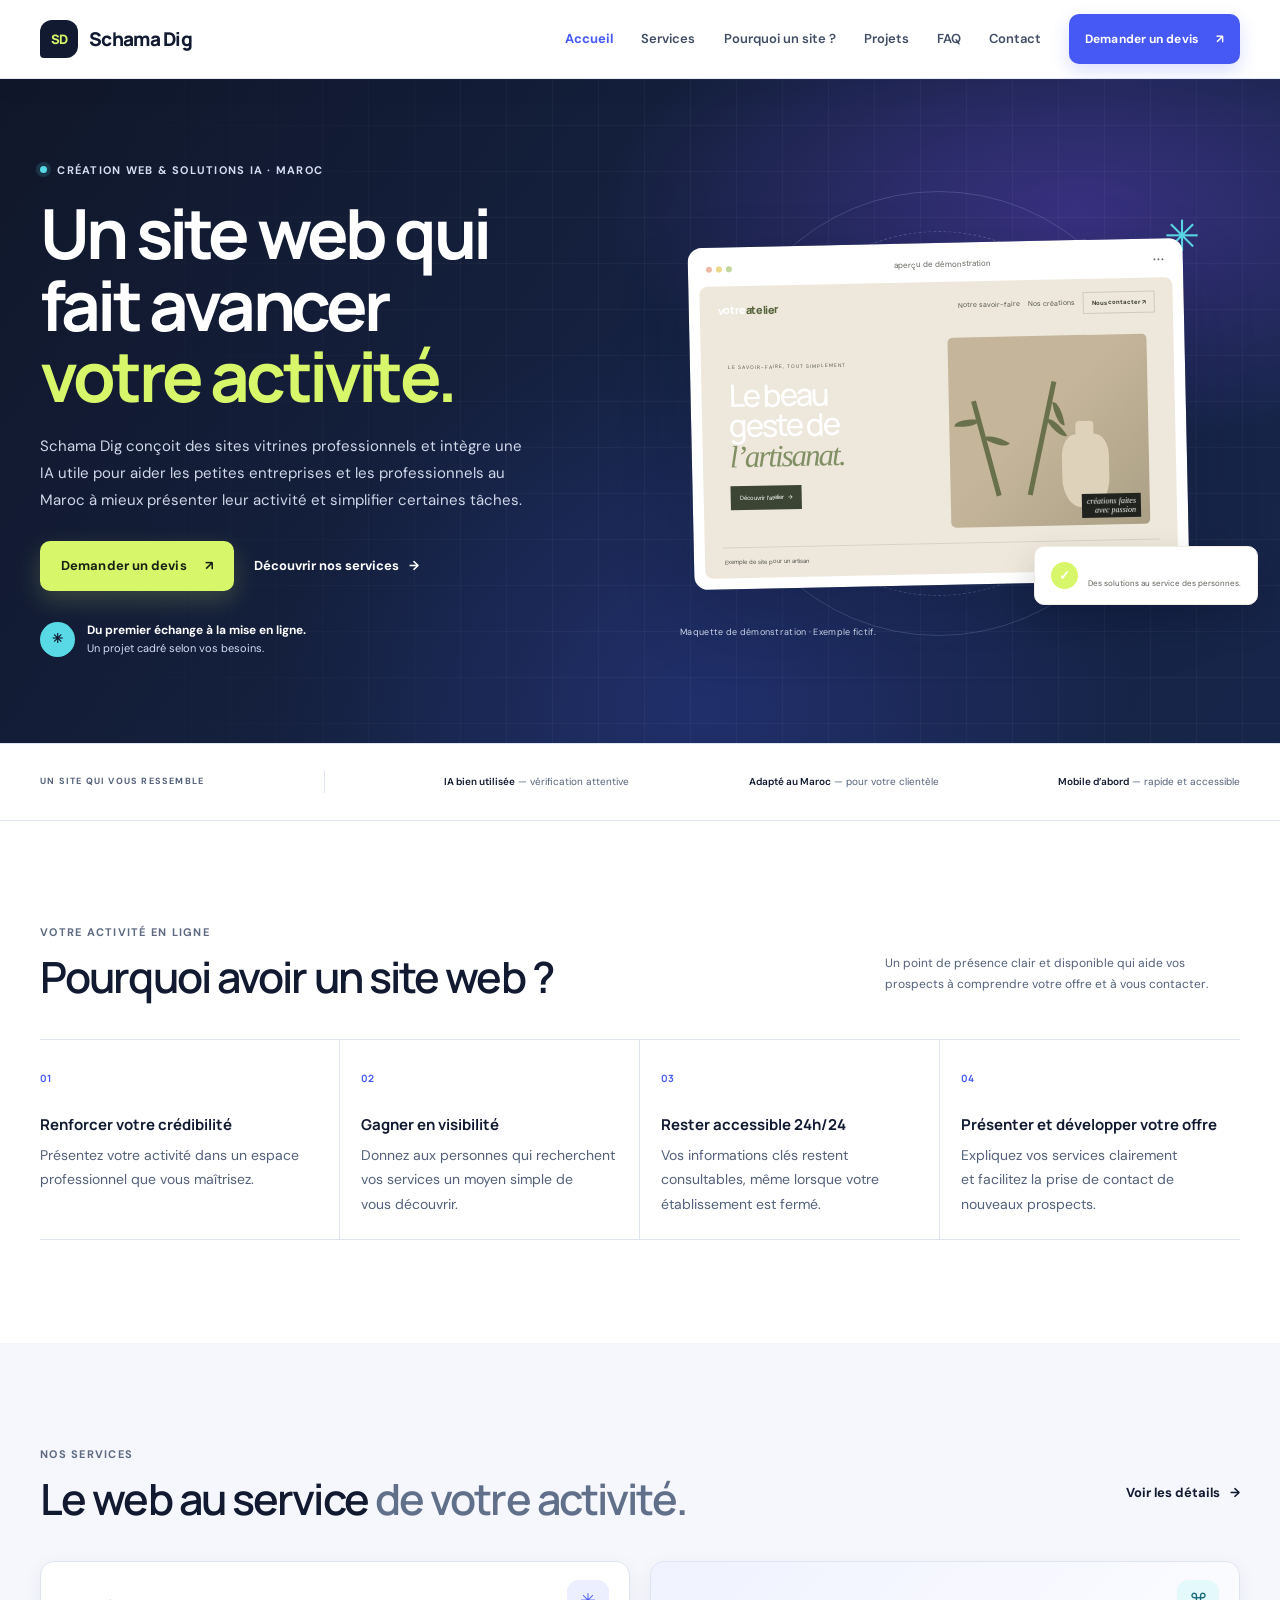
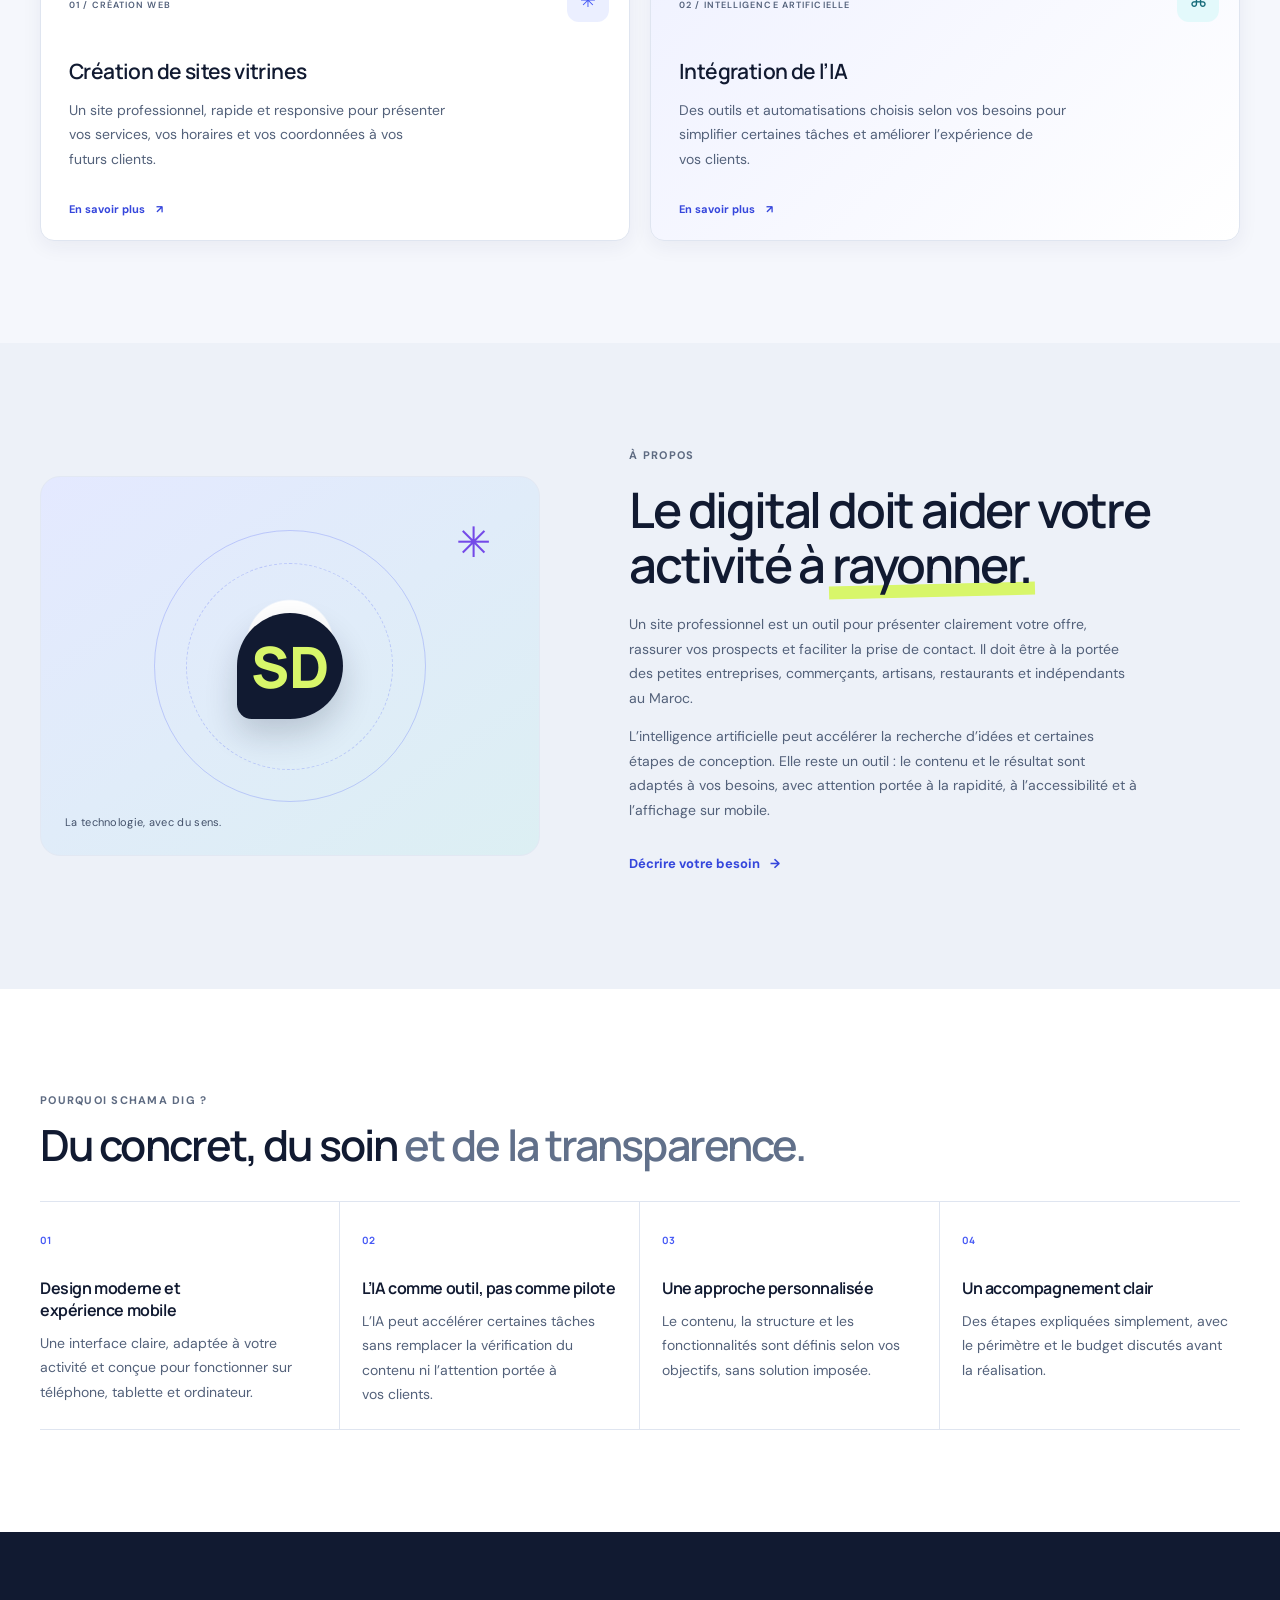
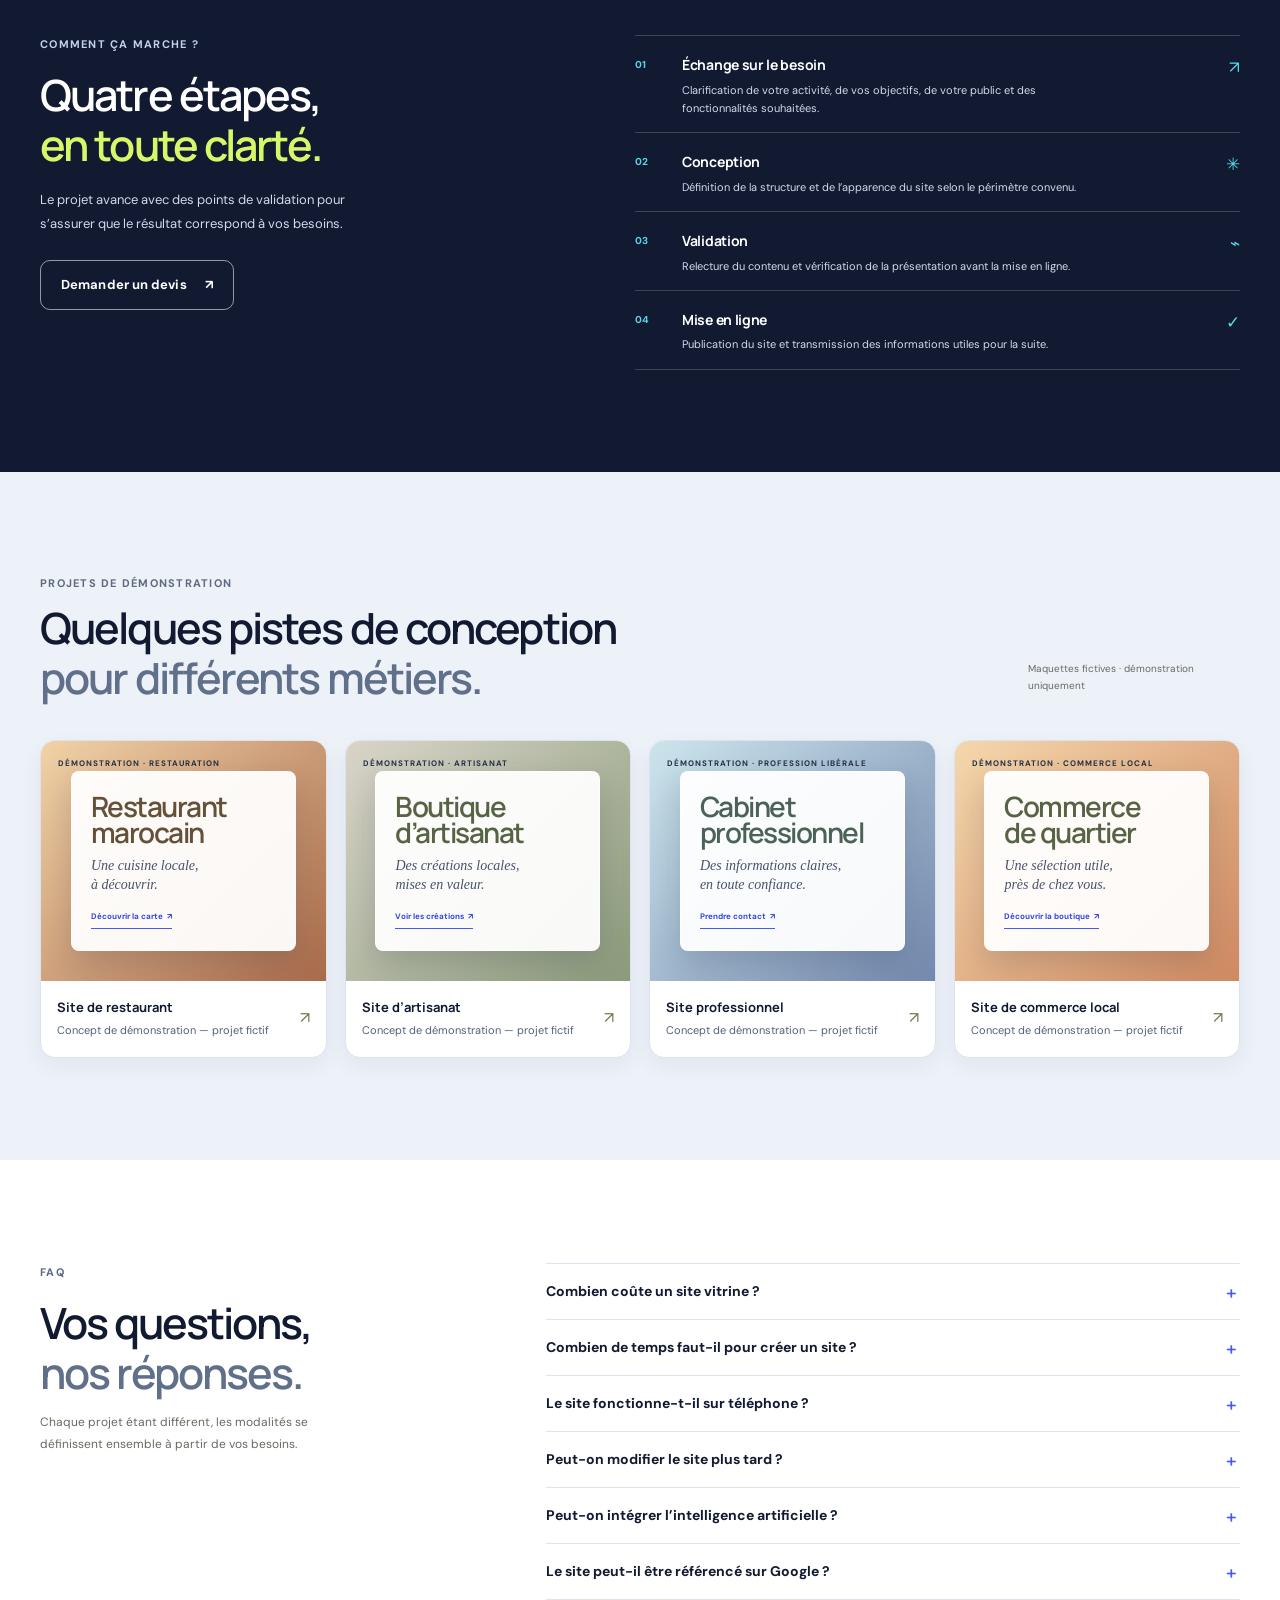
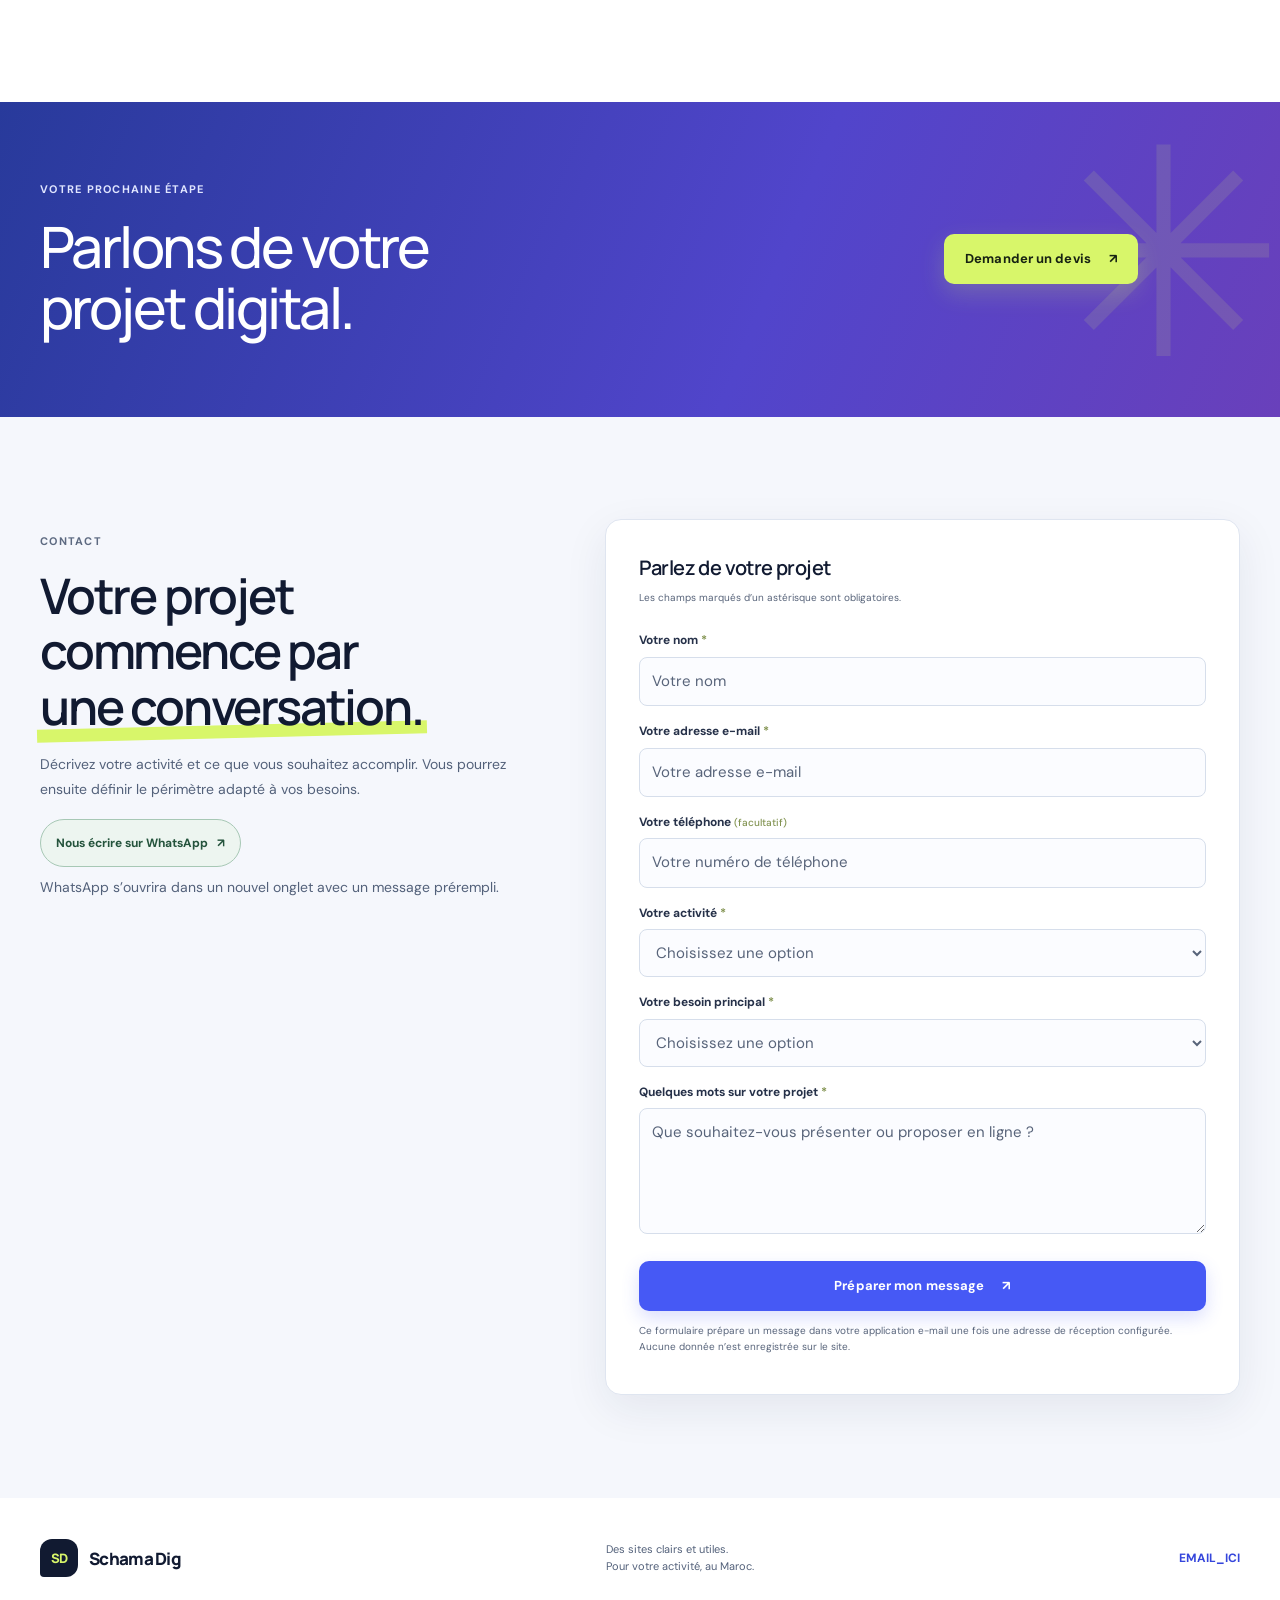
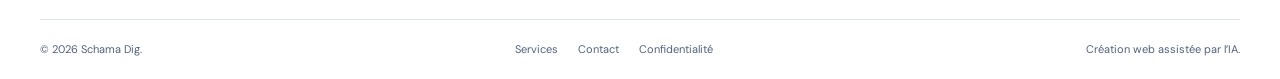
<file: index.html>
<!doctype html>
<html lang="fr">
  <head>
    <meta charset="utf-8">
    <meta name="viewport" content="width=device-width, initial-scale=1">
    <meta name="description" content="Sites vitrines professionnels au Maroc et intégration utile de l’IA pour aider les petites entreprises à présenter leur activité et simplifier certaines tâches.">
    <meta name="theme-color" content="#10172a">
    <meta name="robots" content="index, follow">
    <meta property="og:type" content="website">
    <meta property="og:locale" content="fr_MA">
    <meta property="og:title" content="Schama Dig — Création de sites web au Maroc avec l’IA">
    <meta property="og:description" content="Des sites vitrines professionnels et une intégration utile de l’IA pour les petites entreprises au Maroc.">
    <title>Création de sites web au Maroc avec l’IA | Schama Dig</title>
    <link rel="icon" href="favicon.svg" type="image/svg+xml">
    <meta name="color-scheme" content="light">
    <link rel="preconnect" href="https://fonts.googleapis.com">
    <link rel="preconnect" href="https://fonts.gstatic.com" crossorigin>
    <link href="https://fonts.googleapis.com/css2?family=DM+Sans:wght@400;500;600;700&family=Manrope:wght@400;500;600;700;800&display=swap" rel="stylesheet">
    <link rel="stylesheet" href="styles.css">
    <script src="script.js" defer></script>
  </head>
  <body>
    <a class="skip-link" href="#contenu">Aller au contenu</a>
    <header class="site-header">
      <div class="container nav-wrap">
        <a class="brand" href="index.html" aria-label="Schama Dig, accueil">
          <span class="brand-mark" aria-hidden="true">SD</span><span class="brand-label">Schama Dig</span>
        </a>
        <button class="menu-toggle" type="button" aria-expanded="false" aria-controls="main-nav" aria-label="Ouvrir le menu">
          <span></span><span></span>
        </button>
        <nav class="main-nav" id="main-nav" aria-label="Navigation principale">
          <a class="nav-link active" href="#accueil" aria-current="page">Accueil</a>
          <a class="nav-link" href="#services">Services</a>
          <a class="nav-link" href="#pourquoi-un-site">Pourquoi un site ?</a>
          <a class="nav-link" href="#realisations">Projets</a>
          <a class="nav-link" href="#faq">FAQ</a>
          <a class="nav-link" href="#contact">Contact</a>
          <a class="button button-dark nav-cta" href="#contact">Demander un devis <span aria-hidden="true">↗</span></a>
        </nav>
      </div>
    </header>

    <main id="contenu">
      <section class="hero section" id="accueil">
        <div class="container hero-grid">
          <div class="hero-copy">
            <p class="eyebrow"><span class="eyebrow-dot"></span> Création web & solutions IA · Maroc</p>
            <h1>Un site web qui fait avancer <span class="text-highlight">votre activité.</span></h1>
            <p class="hero-intro">Schama Dig conçoit des sites vitrines professionnels et intègre une IA utile pour aider les petites entreprises et les professionnels au Maroc à mieux présenter leur activité et simplifier certaines tâches.</p>
            <div class="hero-actions">
              <a class="button button-lime" href="#contact">Demander un devis <span aria-hidden="true">↗</span></a>
              <a class="text-link" href="#services">Découvrir nos services <span aria-hidden="true">→</span></a>
            </div>
            <div class="hero-social-proof">
              <span class="note-check" aria-hidden="true">✳</span>
              <p><strong>Du premier échange à la mise en ligne.</strong><br>Un projet cadré selon vos besoins.</p>
            </div>
          </div>
          <div class="hero-art" role="img" aria-label="Illustration de démonstration d’un site pour un artisan">
            <div class="art-orbit orbit-one"></div>
            <div class="art-orbit orbit-two"></div>
            <div class="art-star" aria-hidden="true">✳</div>
            <div class="browser-card">
              <div class="browser-top"><div class="browser-dots"><i></i><i></i><i></i></div><span>aperçu de démonstration</span><span class="browser-menu">•••</span></div>
              <div class="mock-site">
                <div class="mock-nav"><span class="mock-logo">votre<span>atelier</span></span><span class="mock-nav-items">Notre savoir-faire&nbsp;&nbsp;&nbsp; Nos créations&nbsp;&nbsp;&nbsp; <b>Nous contacter ↗</b></span></div>
                <div class="mock-main">
                  <div class="mock-text"><span class="mock-kicker">LE SAVOIR-FAIRE, TOUT SIMPLEMENT</span><span class="mock-heading">Le beau<br>geste de<br><em>l’artisanat.</em></span><span class="mock-button">Découvrir l’atelier&nbsp; →</span></div>
                  <div class="mock-photo"><div class="plant plant-one"></div><div class="plant plant-two"></div><div class="vase"></div><span>créations faites<br>avec passion</span></div>
                </div>
                <div class="mock-bottom"><span>Exemple de site pour un artisan</span><span>01 / 03</span></div>
              </div>
            </div>
            <div class="floating-note"><span class="note-check">✓</span><span><strong>Web utile. IA bien pensée.</strong><small>Des solutions au service des personnes.</small></span></div>
            <div class="hero-caption">Maquette de démonstration · Exemple fictif.</div>
          </div>
        </div>
      </section>

      <section class="trust-strip" aria-label="Engagements">
        <div class="container trust-inner">
          <span>UN SITE QUI VOUS RESSEMBLE</span><span class="trust-divider"></span>
          <p><b>IA bien utilisée</b> — vérification attentive</p><p><b>Adapté au Maroc</b> — pour votre clientèle</p><p><b>Mobile d’abord</b> — rapide et accessible</p>
        </div>
      </section>

      <section class="section why-website-section" id="pourquoi-un-site">
        <div class="container">
          <div class="section-heading">
            <div><p class="eyebrow">Votre activité en ligne</p><h2>Pourquoi avoir un site web ?</h2></div>
            <p class="why-website-intro">Un point de présence clair et disponible qui aide vos prospects à comprendre votre offre et à vous contacter.</p>
          </div>
          <div class="website-benefits">
            <article><span aria-hidden="true">01</span><h3>Renforcer votre crédibilité</h3><p>Présentez votre activité dans un espace professionnel que vous maîtrisez.</p></article>
            <article><span aria-hidden="true">02</span><h3>Gagner en visibilité</h3><p>Donnez aux personnes qui recherchent vos services un moyen simple de vous découvrir.</p></article>
            <article><span aria-hidden="true">03</span><h3>Rester accessible 24h/24</h3><p>Vos informations clés restent consultables, même lorsque votre établissement est fermé.</p></article>
            <article><span aria-hidden="true">04</span><h3>Présenter et développer votre offre</h3><p>Expliquez vos services clairement et facilitez la prise de contact de nouveaux prospects.</p></article>
          </div>
        </div>
      </section>

      <section class="section services-preview" id="services">
        <div class="container">
          <div class="section-heading">
            <div><p class="eyebrow">Nos services</p><h2>Le web au service <span class="text-muted">de votre activité.</span></h2></div>
            <a class="text-link heading-link" href="services.html">Voir les détails <span aria-hidden="true">→</span></a>
          </div>
          <div class="service-cards">
            <article class="service-card">
              <span class="card-number">01 / CRÉATION WEB</span><div class="service-icon icon-sun" aria-hidden="true">✳</div>
              <h3>Création de sites vitrines</h3><p>Un site professionnel, rapide et responsive pour présenter vos services, vos horaires et vos coordonnées à vos futurs clients.</p>
              <a class="card-link" href="services.html#vitrine" aria-label="En savoir plus sur la création de site vitrine">En savoir plus <span aria-hidden="true">↗</span></a>
            </article>
            <article class="service-card card-featured">
              <span class="card-number">02 / INTELLIGENCE ARTIFICIELLE</span><div class="service-icon icon-spark" aria-hidden="true">⌘</div>
              <h3>Intégration de l’IA</h3><p>Des outils et automatisations choisis selon vos besoins pour simplifier certaines tâches et améliorer l’expérience de vos clients.</p>
              <a class="card-link" href="services.html#ia" aria-label="En savoir plus sur l'intégration de l'intelligence artificielle">En savoir plus <span aria-hidden="true">↗</span></a>
            </article>
          </div>
        </div>
      </section>

      <section class="section about-section" id="a-propos">
        <div class="container about-grid">
          <div class="about-visual" aria-hidden="true">
            <span class="about-visual-spark">✳</span>
            <span class="about-visual-mark">SD</span>
            <span class="about-visual-caption">La technologie, avec du sens.</span>
          </div>
          <div class="about-copy">
            <p class="eyebrow">À propos</p>
            <h2>Le digital doit aider votre activité à <span class="text-highlight">rayonner.</span></h2>
            <p>Un site professionnel est un outil pour présenter clairement votre offre, rassurer vos prospects et faciliter la prise de contact. Il doit être à la portée des petites entreprises, commerçants, artisans, restaurants et indépendants au Maroc.</p>
            <p>L’intelligence artificielle peut accélérer la recherche d’idées et certaines étapes de conception. Elle reste un outil : le contenu et le résultat sont adaptés à vos besoins, avec attention portée à la rapidité, à l’accessibilité et à l’affichage sur mobile.</p>
            <a class="text-link" href="#contact">Décrire votre besoin <span aria-hidden="true">→</span></a>
          </div>
        </div>
      </section>

      <section class="section why-section" id="pourquoi">
        <div class="container">
          <div class="section-heading">
            <div><p class="eyebrow">Pourquoi Schama Dig ?</p><h2>Du concret, du soin <span class="text-muted">et de la transparence.</span></h2></div>
          </div>
          <div class="why-grid">
            <article class="why-card"><span class="why-number">01</span><h3>Design moderne et expérience mobile</h3><p>Une interface claire, adaptée à votre activité et conçue pour fonctionner sur téléphone, tablette et ordinateur.</p></article>
            <article class="why-card"><span class="why-number">02</span><h3>L’IA comme outil, pas comme pilote</h3><p>L’IA peut accélérer certaines tâches sans remplacer la vérification du contenu ni l’attention portée à vos clients.</p></article>
            <article class="why-card"><span class="why-number">03</span><h3>Une approche personnalisée</h3><p>Le contenu, la structure et les fonctionnalités sont définis selon vos objectifs, sans solution imposée.</p></article>
            <article class="why-card"><span class="why-number">04</span><h3>Un accompagnement clair</h3><p>Des étapes expliquées simplement, avec le périmètre et le budget discutés avant la réalisation.</p></article>
          </div>
        </div>
      </section>

      <section class="section process-section" id="processus">
        <div class="container process-grid">
          <div class="process-intro"><p class="eyebrow">Comment ça marche ?</p><h2>Quatre étapes, <span class="text-highlight">en toute clarté.</span></h2><p>Le projet avance avec des points de validation pour s’assurer que le résultat correspond à vos besoins.</p><a class="button button-outline" href="#contact">Demander un devis <span aria-hidden="true">↗</span></a></div>
          <div class="process-steps">
            <article class="process-step"><span>01</span><div><h3>Échange sur le besoin</h3><p>Clarification de votre activité, de vos objectifs, de votre public et des fonctionnalités souhaitées.</p></div><span class="step-symbol" aria-hidden="true">↗</span></article>
            <article class="process-step"><span>02</span><div><h3>Conception</h3><p>Définition de la structure et de l’apparence du site selon le périmètre convenu.</p></div><span class="step-symbol" aria-hidden="true">✳</span></article>
            <article class="process-step"><span>03</span><div><h3>Validation</h3><p>Relecture du contenu et vérification de la présentation avant la mise en ligne.</p></div><span class="step-symbol" aria-hidden="true">⌁</span></article>
            <article class="process-step"><span>04</span><div><h3>Mise en ligne</h3><p>Publication du site et transmission des informations utiles pour la suite.</p></div><span class="step-symbol" aria-hidden="true">✓</span></article>
          </div>
        </div>
      </section>

      <section class="section work-section" id="realisations">
        <div class="container">
          <div class="section-heading">
            <div><p class="eyebrow">Projets de démonstration</p><h2>Quelques pistes de conception <span class="text-muted">pour différents métiers.</span></h2></div>
            <span class="work-note">Maquettes fictives · démonstration uniquement</span>
          </div>
          <div class="work-grid">
            <article class="work-card work-cafe">
              <div class="work-art"><span class="work-label">DÉMONSTRATION · RESTAURATION</span><div class="work-menu"><b>Restaurant<br>marocain</b><span>Une cuisine locale,<br>à découvrir.</span><i>Découvrir la carte&nbsp; ↗</i></div></div>
              <div class="work-caption"><div><h3>Site de restaurant</h3><p>Concept de démonstration — projet fictif</p></div><span aria-hidden="true">↗</span></div>
            </article>
            <article class="work-card work-artisan">
              <div class="work-art"><span class="work-label">DÉMONSTRATION · ARTISANAT</span><div class="work-menu"><b>Boutique<br>d’artisanat</b><span>Des créations locales,<br>mises en valeur.</span><i>Voir les créations&nbsp; ↗</i></div></div>
              <div class="work-caption"><div><h3>Site d’artisanat</h3><p>Concept de démonstration — projet fictif</p></div><span aria-hidden="true">↗</span></div>
            </article>
            <article class="work-card work-care">
              <div class="work-art"><span class="work-label">DÉMONSTRATION · PROFESSION LIBÉRALE</span><div class="work-menu"><b>Cabinet<br>professionnel</b><span>Des informations claires,<br>en toute confiance.</span><i>Prendre contact&nbsp; ↗</i></div></div>
              <div class="work-caption"><div><h3>Site professionnel</h3><p>Concept de démonstration — projet fictif</p></div><span aria-hidden="true">↗</span></div>
            </article>
            <article class="work-card work-local">
              <div class="work-art"><span class="work-label">DÉMONSTRATION · COMMERCE LOCAL</span><div class="work-menu"><b>Commerce<br>de quartier</b><span>Une sélection utile,<br>près de chez vous.</span><i>Découvrir la boutique&nbsp; ↗</i></div></div>
              <div class="work-caption"><div><h3>Site de commerce local</h3><p>Concept de démonstration — projet fictif</p></div><span aria-hidden="true">↗</span></div>
            </article>
          </div>
        </div>
      </section>

      <section class="section faq-section" id="faq">
        <div class="container faq-grid">
          <div class="faq-intro"><p class="eyebrow">FAQ</p><h2>Vos questions,<br><span class="text-muted">nos réponses.</span></h2><p>Chaque projet étant différent, les modalités se définissent ensemble à partir de vos besoins.</p></div>
          <div class="faq-list">
            <details><summary>Combien coûte un site vitrine ?</summary><p>Le coût dépend du nombre de pages, des contenus, des fonctionnalités et du périmètre convenu. Un devis peut être établi après un échange sur votre projet.</p></details>
            <details><summary>Combien de temps faut-il pour créer un site ?</summary><p>Le délai dépend de la complexité du site et de la disponibilité des contenus et retours. Le calendrier est précisé selon le projet.</p></details>
            <details><summary>Le site fonctionne-t-il sur téléphone ?</summary><p>La conception responsive adapte la mise en page aux téléphones, tablettes et ordinateurs.</p></details>
            <details><summary>Peut-on modifier le site plus tard ?</summary><p>Oui, les évolutions possibles dépendent de la solution et des besoins définis pour votre site.</p></details>
            <details><summary>Peut-on intégrer l’intelligence artificielle ?</summary><p>Oui, lorsqu’un usage pertinent est identifié : par exemple pour aider à répondre aux demandes, faciliter certaines tâches ou améliorer le parcours des visiteurs. Les options dépendent de votre activité.</p></details>
            <details><summary>Le site peut-il être référencé sur Google ?</summary><p>Le site peut être structuré avec des bases SEO, comme des titres clairs, des pages bien organisées et des informations pertinentes. Le référencement dépend aussi du contenu, de la concurrence et du travail dans la durée ; aucun classement n’est garanti.</p></details>
          </div>
        </div>
      </section>

      <section class="cta-section">
        <div class="container cta-inner"><div><p class="eyebrow">Votre prochaine étape</p><h2>Parlons de votre<br>projet digital.</h2></div><a class="button button-lime" href="#contact">Demander un devis <span aria-hidden="true">↗</span></a><span class="cta-spark" aria-hidden="true">✳</span></div>
      </section>

      <section class="section home-contact-section" id="contact">
        <div class="container home-contact-grid">
          <div class="home-contact-copy">
            <p class="eyebrow">Contact</p>
            <h2>Votre projet commence par <span class="text-highlight">une conversation.</span></h2>
            <p>Décrivez votre activité et ce que vous souhaitez accomplir. Vous pourrez ensuite définir le périmètre adapté à vos besoins.</p>
            <a class="whatsapp-placeholder" href="https://wa.me/212613263721?text=Bonjour%2C%20je%20souhaite%20un%20devis%20pour%20un%20site%20web" target="_blank" rel="noopener" aria-describedby="home-whatsapp-note">Nous écrire sur WhatsApp <span aria-hidden="true">↗</span></a>
            <p class="whatsapp-note" id="home-whatsapp-note">WhatsApp s’ouvrira dans un nouvel onglet avec un message prérempli.</p>
          </div>
          <form class="contact-form" id="contact-form" data-recipient-email="">
            <div class="form-heading"><h2>Parlez de votre projet</h2><p>Les champs marqués d’un astérisque sont obligatoires.</p></div>
            <label for="name">Votre nom <span aria-hidden="true">*</span></label>
            <input id="name" name="name" type="text" autocomplete="name" placeholder="Votre nom" required>
            <label for="email">Votre adresse e-mail <span aria-hidden="true">*</span></label>
            <input id="email" name="email" type="email" autocomplete="email" placeholder="Votre adresse e-mail" required>
            <label for="phone">Votre téléphone <span class="optional-label">(facultatif)</span></label>
            <input id="phone" name="phone" type="tel" autocomplete="tel" inputmode="tel" placeholder="Votre numéro de téléphone">
            <label for="activity">Votre activité <span aria-hidden="true">*</span></label>
            <select id="activity" name="activity" required>
              <option value="" disabled selected>Choisissez une option</option>
              <option>Commerce ou boutique</option><option>Restaurant ou café</option>
              <option>Artisan ou créateur</option><option>Profession libérale</option>
              <option>Autre activité</option>
            </select>
            <label for="project">Votre besoin principal <span aria-hidden="true">*</span></label>
            <select id="project" name="project" required>
              <option value="" disabled selected>Choisissez une option</option>
              <option>Créer un site vitrine</option>
              <option>Intégrer une solution d’intelligence artificielle</option>
              <option>Faire évoluer un site existant</option>
              <option>Autre besoin numérique</option>
            </select>
            <label for="message">Quelques mots sur votre projet <span aria-hidden="true">*</span></label>
            <textarea id="message" name="message" rows="4" placeholder="Que souhaitez-vous présenter ou proposer en ligne ?" required></textarea>
            <button class="button button-dark form-submit" type="submit">Préparer mon message <span aria-hidden="true">↗</span></button>
            <p class="form-privacy">Ce formulaire prépare un message dans votre application e-mail une fois une adresse de réception configurée. Aucune donnée n’est enregistrée sur le site.</p>
            <p class="form-status" role="status" aria-live="polite"></p>
          </form>
        </div>
      </section>

    </main>

    <footer class="site-footer">
      <div class="container footer-top"><a class="brand brand-footer" href="#accueil" aria-label="Schama Dig, accueil"><span class="brand-mark" aria-hidden="true">SD</span><span class="brand-label">Schama Dig</span></a><p>Des sites clairs et utiles.<br>Pour votre activité, au Maroc.</p><a class="footer-email-placeholder" href="mailto:EMAIL_ICI">EMAIL_ICI</a></div>
      <div class="container footer-bottom"><span>© <span data-year>2026</span> Schama Dig.</span><div><a href="#services">Services</a><a href="#contact">Contact</a><a href="contact.html#confidentialite">Confidentialité</a></div><span>Création web assistée par l’IA.</span></div>
    </footer>
  </body>
</html>
</file>
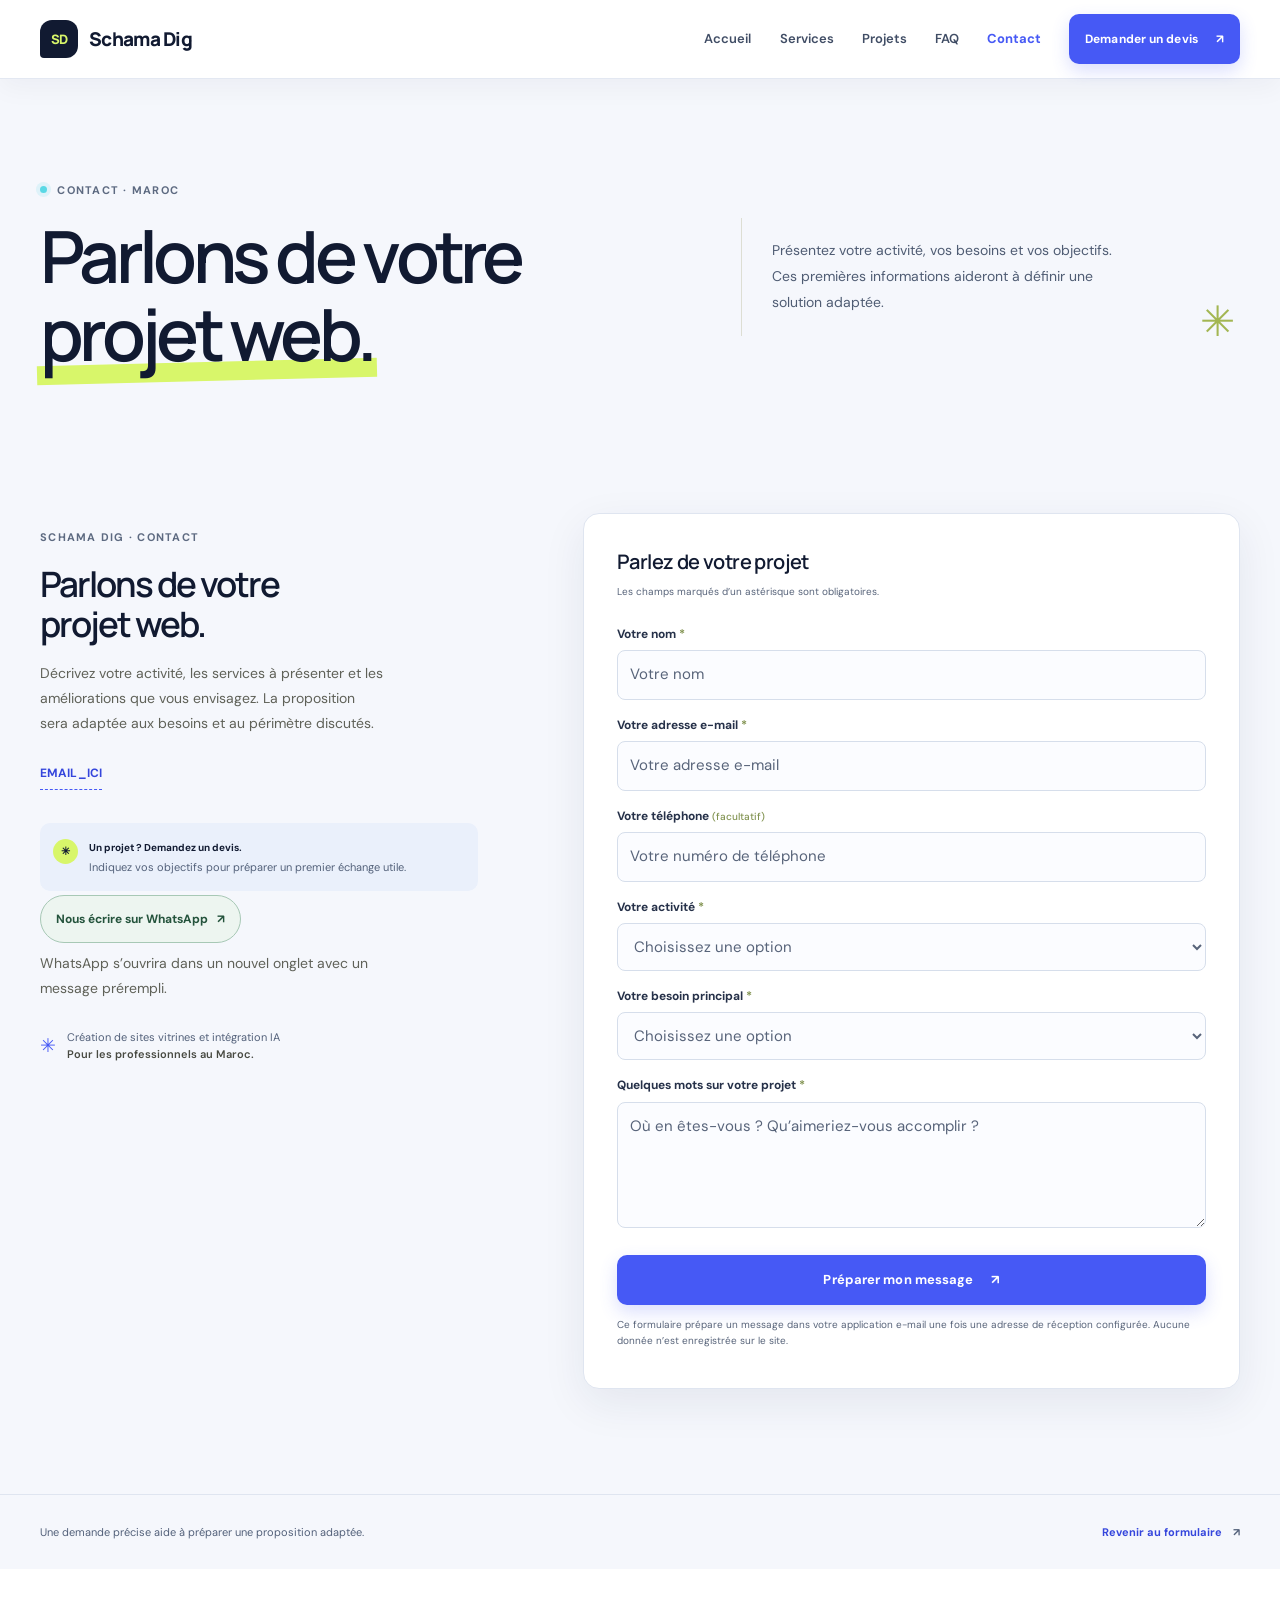
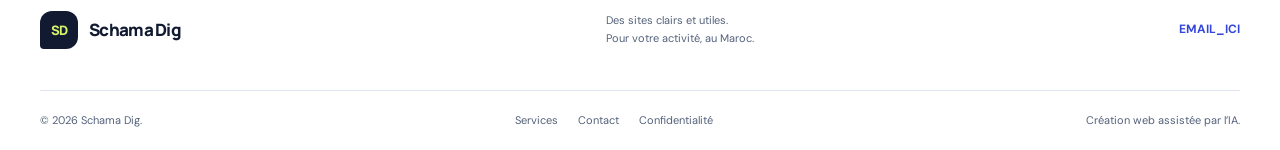
<file: contact.html>
<!doctype html>
<html lang="fr">
  <head>
    <meta charset="utf-8">
    <meta name="viewport" content="width=device-width, initial-scale=1">
    <meta name="description" content="Contactez Schama Dig au sujet de votre site vitrine ou d’un projet d’intégration de l’intelligence artificielle au Maroc.">
    <meta name="theme-color" content="#10172a">
    <title>Contact et devis pour votre site web au Maroc | Schama Dig</title>
    <meta property="og:type" content="website">
    <meta property="og:locale" content="fr_MA">
    <meta property="og:title" content="Contact et devis pour votre site web au Maroc | Schama Dig">
    <meta property="og:description" content="Parlons de votre site vitrine ou de l’intégration de l’intelligence artificielle dans votre activité.">
    <link rel="icon" href="favicon.svg" type="image/svg+xml">
    <meta name="color-scheme" content="light">
    <link rel="preconnect" href="https://fonts.googleapis.com">
    <link rel="preconnect" href="https://fonts.gstatic.com" crossorigin>
    <link href="https://fonts.googleapis.com/css2?family=DM+Sans:wght@400;500;600;700&family=Manrope:wght@400;500;600;700;800&display=swap" rel="stylesheet">
    <link rel="stylesheet" href="styles.css">
    <script src="script.js" defer></script>
  </head>
  <body>
    <a class="skip-link" href="#contenu">Aller au contenu</a>
    <header class="site-header"><div class="container nav-wrap">
      <a class="brand" href="index.html" aria-label="Schama Dig, accueil"><span class="brand-mark" aria-hidden="true">SD</span><span class="brand-label">Schama Dig</span></a>
      <button class="menu-toggle" type="button" aria-expanded="false" aria-controls="main-nav" aria-label="Ouvrir le menu"><span></span><span></span></button>
      <nav class="main-nav" id="main-nav" aria-label="Navigation principale"><a class="nav-link" href="index.html#accueil">Accueil</a><a class="nav-link" href="services.html">Services</a><a class="nav-link" href="index.html#realisations">Projets</a><a class="nav-link" href="index.html#faq">FAQ</a><a class="nav-link active" href="#contact-form" aria-current="page">Contact</a><a class="button button-dark nav-cta" href="#contact-form">Demander un devis <span aria-hidden="true">↗</span></a></nav>
    </div></header>
    <main id="contenu">
      <section class="inner-hero contact-hero section"><div class="container inner-hero-grid"><div><p class="eyebrow"><span class="eyebrow-dot"></span> Contact · Maroc</p><h1>Parlons de votre<br><span class="text-highlight">projet web.</span></h1></div><div class="contact-hero-aside"><p>Présentez votre activité, vos besoins et vos objectifs. Ces premières informations aideront à définir une solution adaptée.</p><span class="contact-scribble" aria-hidden="true">✳</span></div></div></section>
      <section class="contact-section"><div class="container contact-grid">
        <div class="contact-details"><p class="eyebrow">Schama Dig · Contact</p><h2>Parlons de votre<br>projet web.</h2><p>Décrivez votre activité, les services à présenter et les améliorations que vous envisagez. La proposition sera adaptée aux besoins et au périmètre discutés.</p><a class="contact-email-placeholder" href="mailto:EMAIL_ICI">EMAIL_ICI</a><div class="contact-note"><span class="note-check" aria-hidden="true">✳</span><span><strong>Un projet ? Demandez un devis.</strong><small>Indiquez vos objectifs pour préparer un premier échange utile.</small></span></div><a class="whatsapp-placeholder" href="https://wa.me/212613263721?text=Bonjour%2C%20je%20souhaite%20un%20devis%20pour%20un%20site%20web" target="_blank" rel="noopener" aria-describedby="whatsapp-note">Nous écrire sur WhatsApp <span aria-hidden="true">↗</span></a><p class="whatsapp-note" id="whatsapp-note">WhatsApp s’ouvrira dans un nouvel onglet avec un message prérempli.</p><div class="contact-location"><span aria-hidden="true">✳</span><p>Création de sites vitrines et intégration IA<br><strong>Pour les professionnels au Maroc.</strong></p></div></div>
        <form class="contact-form" id="contact-form" data-recipient-email="">
          <div class="form-heading"><h2>Parlez de votre projet</h2><p>Les champs marqués d’un astérisque sont obligatoires.</p></div>
          <label for="name">Votre nom <span aria-hidden="true">*</span></label><input id="name" name="name" type="text" autocomplete="name" placeholder="Votre nom" required>
          <label for="email">Votre adresse e-mail <span aria-hidden="true">*</span></label><input id="email" name="email" type="email" autocomplete="email" placeholder="Votre adresse e-mail" required>
          <label for="phone">Votre téléphone <span class="optional-label">(facultatif)</span></label><input id="phone" name="phone" type="tel" autocomplete="tel" inputmode="tel" placeholder="Votre numéro de téléphone">
          <label for="activity">Votre activité <span aria-hidden="true">*</span></label><select id="activity" name="activity" required><option value="" disabled selected>Choisissez une option</option><option>Commerce ou boutique</option><option>Restaurant ou café</option><option>Artisan ou créateur</option><option>Profession libérale</option><option>Autre activité</option></select>
          <label for="project">Votre besoin principal <span aria-hidden="true">*</span></label><select id="project" name="project" required><option value="" disabled selected>Choisissez une option</option><option>Créer un site vitrine</option><option>Intégrer une solution d’intelligence artificielle</option><option>Faire évoluer un site existant</option><option>Autre besoin numérique</option></select>
          <label for="message">Quelques mots sur votre projet <span aria-hidden="true">*</span></label><textarea id="message" name="message" rows="4" placeholder="Où en êtes-vous ? Qu’aimeriez-vous accomplir ?" required></textarea>
          <button class="button button-dark form-submit" type="submit">Préparer mon message <span aria-hidden="true">↗</span></button>
          <p class="form-privacy" id="confidentialite">Ce formulaire prépare un message dans votre application e-mail une fois une adresse de réception configurée. Aucune donnée n’est enregistrée sur le site.</p>
          <p class="form-status" role="status" aria-live="polite"></p>
        </form>
      </div></section>
      <section class="contact-bottom"><div class="container contact-bottom-inner"><span>Une demande précise aide à préparer une proposition adaptée.</span><a href="index.html#contact-form">Revenir au formulaire <span aria-hidden="true">↗</span></a></div></section>
    </main>
    <footer class="site-footer"><div class="container footer-top"><a class="brand brand-footer" href="index.html" aria-label="Schama Dig, accueil"><span class="brand-mark" aria-hidden="true">SD</span><span class="brand-label">Schama Dig</span></a><p>Des sites clairs et utiles.<br>Pour votre activité, au Maroc.</p><a class="footer-email-placeholder" href="mailto:EMAIL_ICI">EMAIL_ICI</a></div><div class="container footer-bottom"><span>© <span data-year>2026</span> Schama Dig.</span><div><a href="services.html">Services</a><a href="index.html#contact">Contact</a><a href="#confidentialite">Confidentialité</a></div><span>Création web assistée par l’IA.</span></div></footer>
  </body>
</html>
</file>
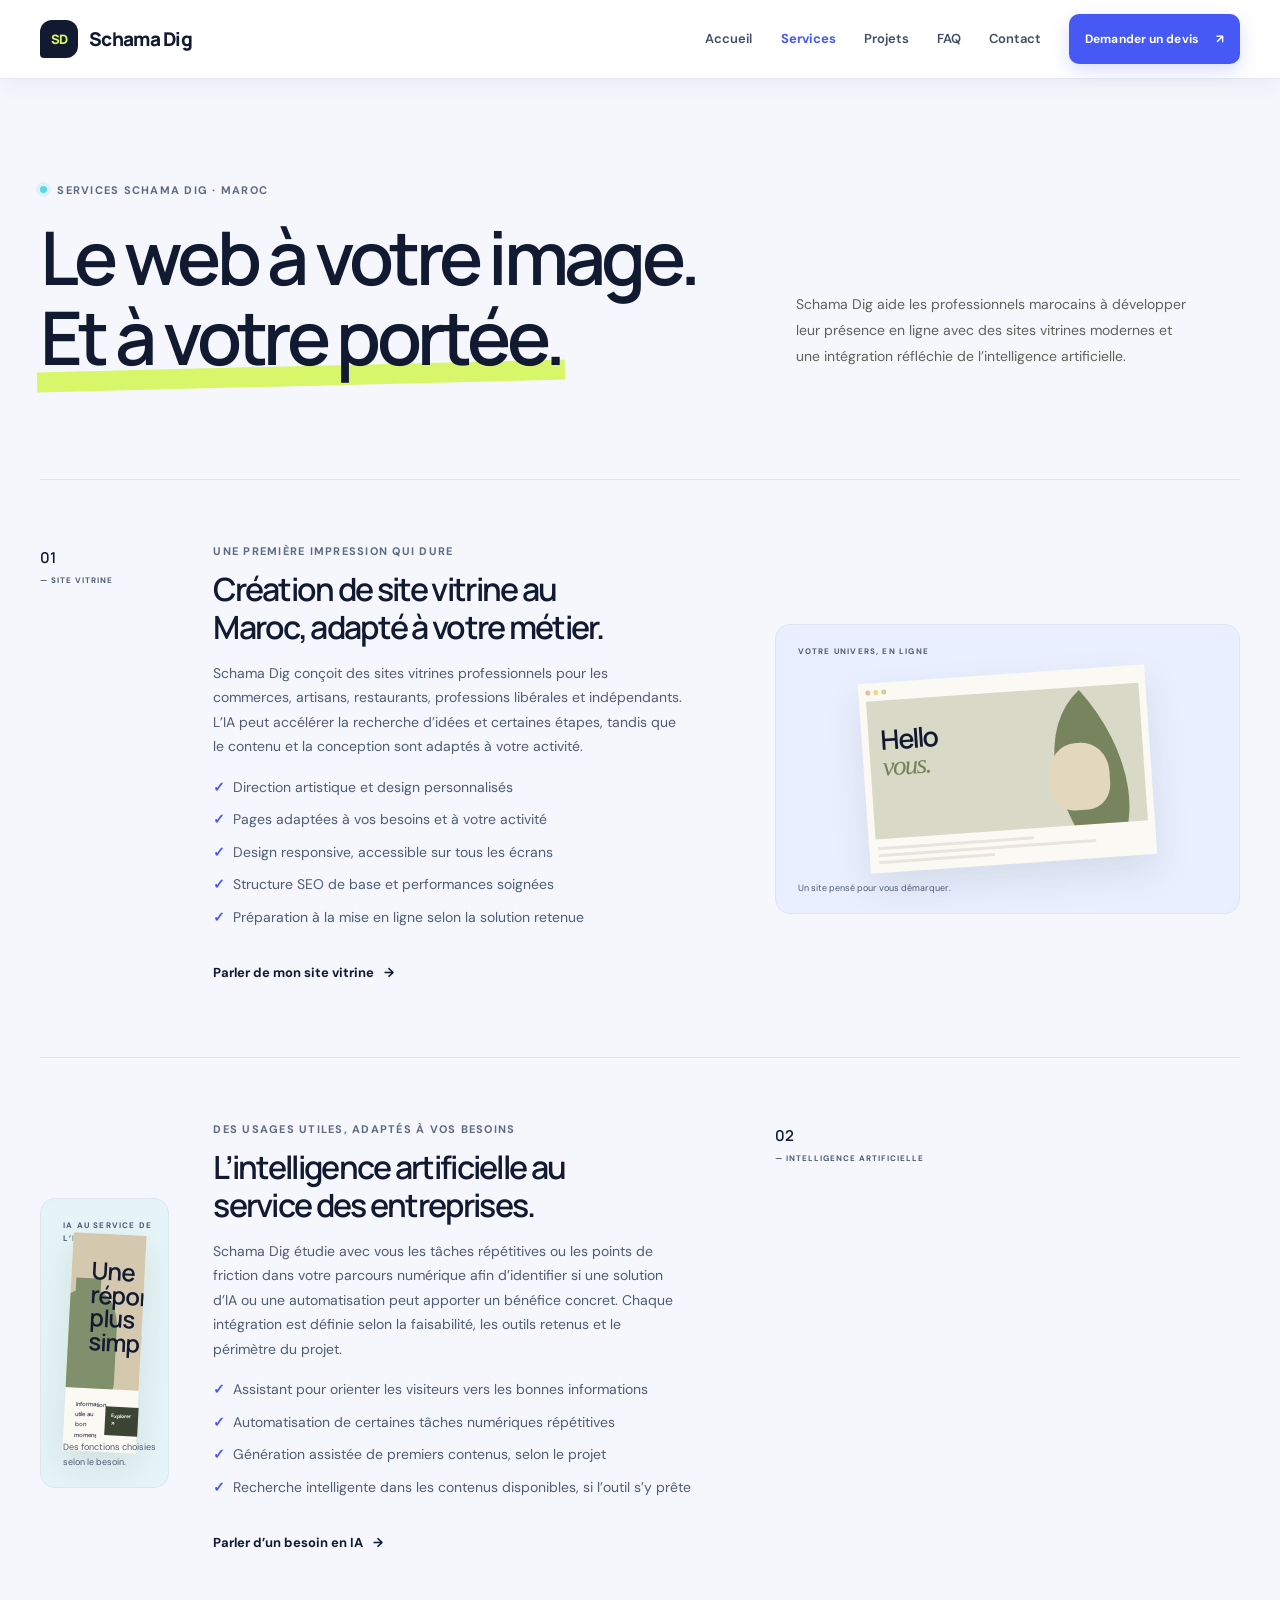
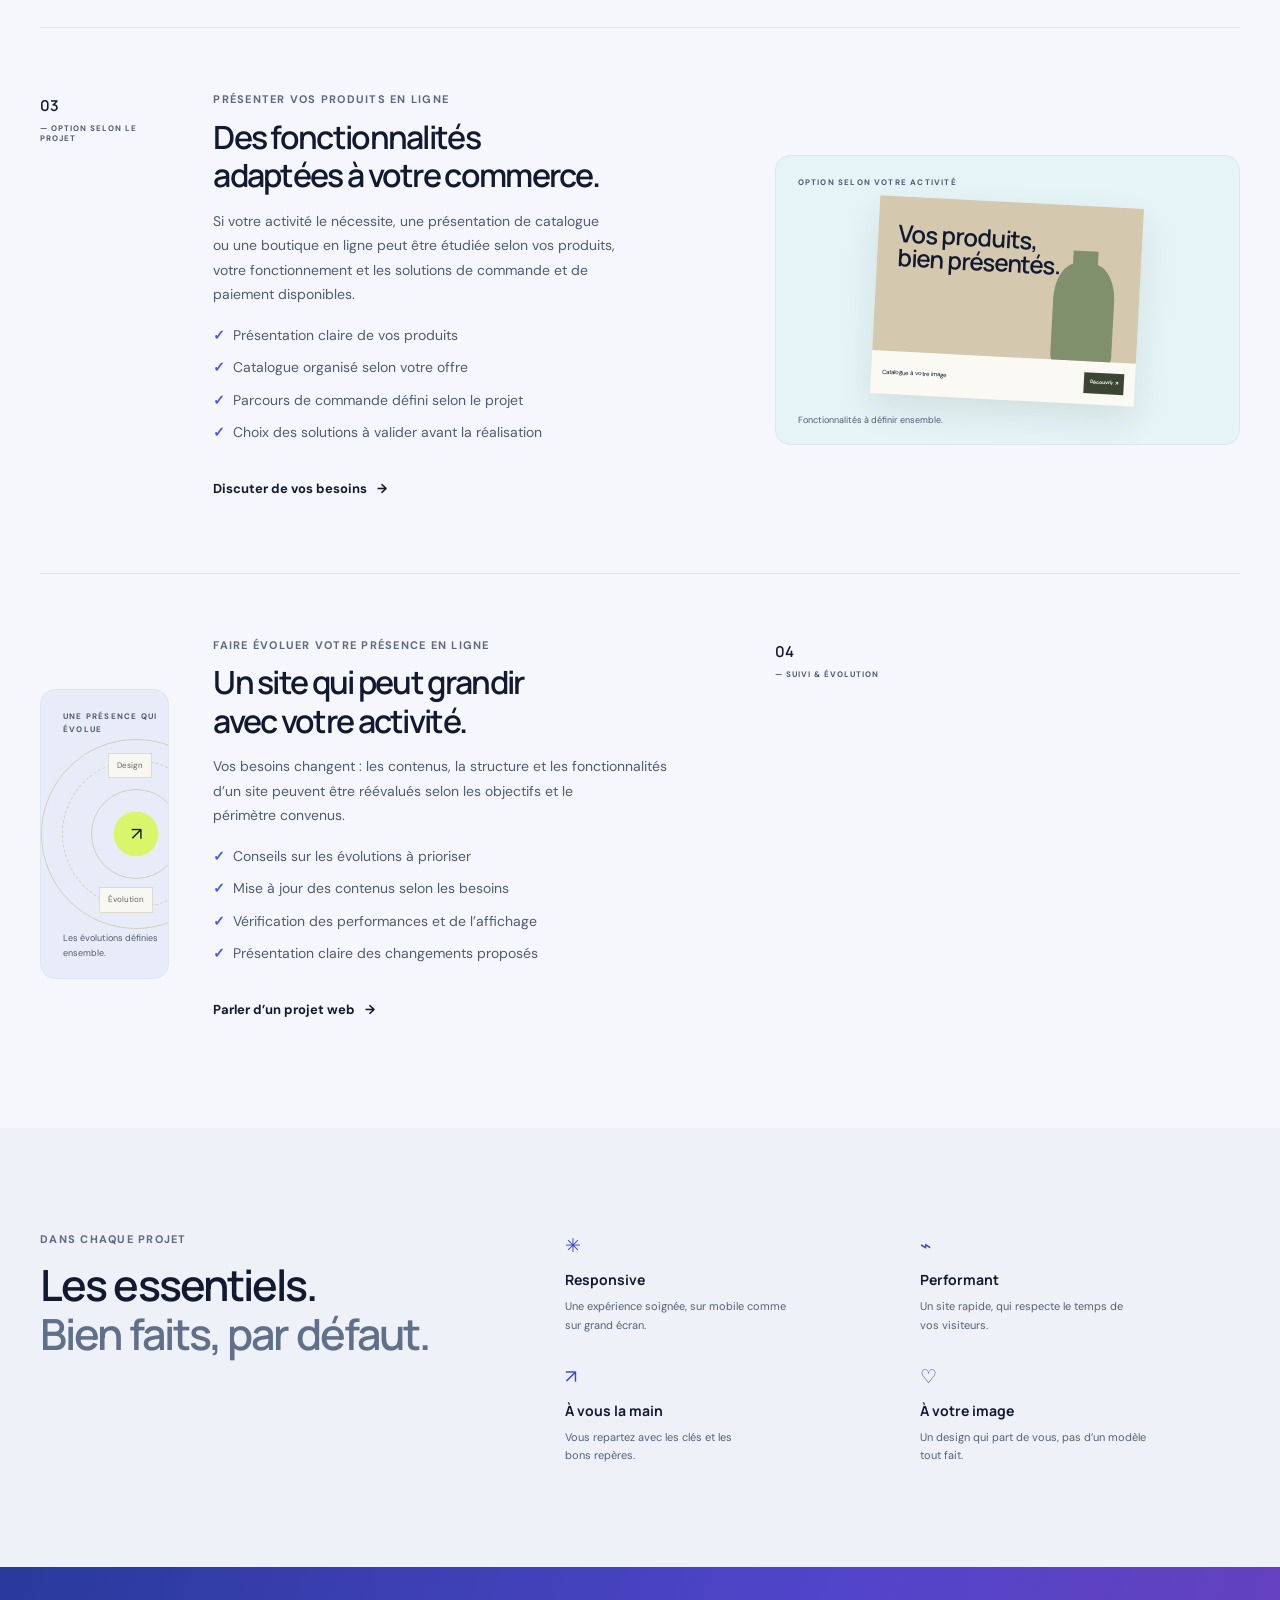
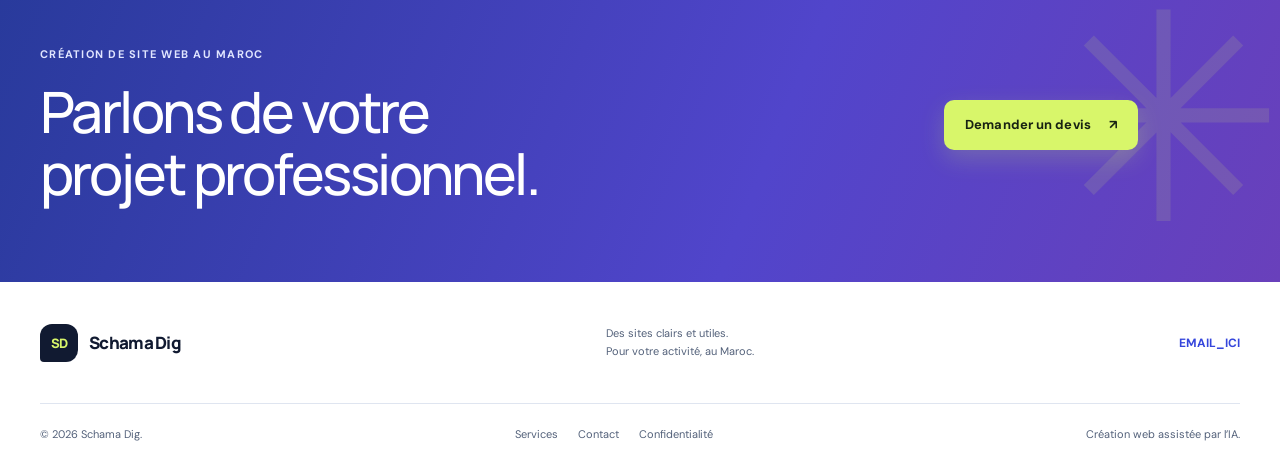
<file: services.html>
<!doctype html>
<html lang="fr">
  <head>
    <meta charset="utf-8">
    <meta name="viewport" content="width=device-width, initial-scale=1">
    <meta name="description" content="Schama Dig crée des sites vitrines au Maroc et intègre des solutions d’intelligence artificielle pour les professionnels et petites entreprises.">
    <meta name="theme-color" content="#10172a">
    <title>Services web et intelligence artificielle au Maroc | Schama Dig</title>
    <meta property="og:type" content="website">
    <meta property="og:locale" content="fr_MA">
    <meta property="og:title" content="Services web et intelligence artificielle au Maroc | Schama Dig">
    <meta property="og:description" content="Sites vitrines professionnels et intégration de solutions d’intelligence artificielle pour les petites entreprises au Maroc.">
    <link rel="icon" href="favicon.svg" type="image/svg+xml">
    <meta name="color-scheme" content="light">
    <link rel="preconnect" href="https://fonts.googleapis.com">
    <link rel="preconnect" href="https://fonts.gstatic.com" crossorigin>
    <link href="https://fonts.googleapis.com/css2?family=DM+Sans:wght@400;500;600;700&family=Manrope:wght@400;500;600;700;800&display=swap" rel="stylesheet">
    <link rel="stylesheet" href="styles.css">
    <script src="script.js" defer></script>
  </head>
  <body>
    <a class="skip-link" href="#contenu">Aller au contenu</a>
    <header class="site-header"><div class="container nav-wrap">
      <a class="brand" href="index.html" aria-label="Schama Dig, accueil"><span class="brand-mark" aria-hidden="true">SD</span><span class="brand-label">Schama Dig</span></a>
      <button class="menu-toggle" type="button" aria-expanded="false" aria-controls="main-nav" aria-label="Ouvrir le menu"><span></span><span></span></button>
      <nav class="main-nav" id="main-nav" aria-label="Navigation principale"><a class="nav-link" href="index.html#accueil">Accueil</a><a class="nav-link active" href="services.html" aria-current="page">Services</a><a class="nav-link" href="index.html#realisations">Projets</a><a class="nav-link" href="index.html#faq">FAQ</a><a class="nav-link" href="index.html#contact">Contact</a><a class="button button-dark nav-cta" href="index.html#contact">Demander un devis <span aria-hidden="true">↗</span></a></nav>
    </div></header>
    <main id="contenu">
      <section class="inner-hero section"><div class="container inner-hero-grid"><div><p class="eyebrow"><span class="eyebrow-dot"></span> Services Schama Dig · Maroc</p><h1>Le web à votre image.<br><span class="text-highlight">Et à votre portée.</span></h1></div><p class="inner-hero-intro">Schama Dig aide les professionnels marocains à développer leur présence en ligne avec des sites vitrines modernes et une intégration réfléchie de l’intelligence artificielle.</p></div></section>
      <section class="service-detail-section"><div class="container">
        <article class="detail-row" id="vitrine"><div class="detail-index">01 <span>— SITE VITRINE</span></div><div class="detail-copy"><p class="eyebrow">Une première impression qui dure</p><h2>Création de site vitrine au Maroc, adapté à votre métier.</h2><p>Schama Dig conçoit des sites vitrines professionnels pour les commerces, artisans, restaurants, professions libérales et indépendants. L’IA peut accélérer la recherche d’idées et certaines étapes, tandis que le contenu et la conception sont adaptés à votre activité.</p><ul class="check-list"><li>Direction artistique et design personnalisés</li><li>Pages adaptées à vos besoins et à votre activité</li><li>Design responsive, accessible sur tous les écrans</li><li>Structure SEO de base et performances soignées</li><li>Préparation à la mise en ligne selon la solution retenue</li></ul><a class="text-link" href="index.html#contact">Parler de mon site vitrine <span aria-hidden="true">→</span></a></div><div class="detail-visual visual-vitrine"><span class="visual-label">VOTRE UNIVERS, EN LIGNE</span><div class="visual-window"><div class="visual-window-top"><i></i><i></i><i></i></div><div class="visual-shapes"><span class="shape-leaf"></span><span class="shape-circle"></span><span class="shape-word">Hello<br><em>vous.</em></span></div><div class="visual-lines"><i></i><i></i><i></i></div></div><span class="visual-caption">Un site pensé pour vous démarquer.</span></div></article>
        <article class="detail-row detail-row-reverse" id="ia"><div class="detail-index">02 <span>— INTELLIGENCE ARTIFICIELLE</span></div><div class="detail-copy"><p class="eyebrow">Des usages utiles, adaptés à vos besoins</p><h2>L’intelligence artificielle au service des entreprises.</h2><p>Schama Dig étudie avec vous les tâches répétitives ou les points de friction dans votre parcours numérique afin d’identifier si une solution d’IA ou une automatisation peut apporter un bénéfice concret. Chaque intégration est définie selon la faisabilité, les outils retenus et le périmètre du projet.</p><ul class="check-list"><li>Assistant pour orienter les visiteurs vers les bonnes informations</li><li>Automatisation de certaines tâches numériques répétitives</li><li>Génération assistée de premiers contenus, selon le projet</li><li>Recherche intelligente dans les contenus disponibles, si l’outil s’y prête</li></ul><a class="text-link" href="index.html#contact">Parler d’un besoin en IA <span aria-hidden="true">→</span></a></div><div class="detail-visual visual-shop"><span class="visual-label">IA AU SERVICE DE L’EXPÉRIENCE</span><div class="shop-card ai-card"><div class="shop-art"><span>Une réponse<br>plus simple.</span><div class="shop-object"></div></div><div class="shop-product"><span>Information utile au bon moment</span><b>Explorer&nbsp; ↗</b></div></div><span class="visual-caption">Des fonctions choisies selon le besoin.</span></div></article>
        <article class="detail-row" id="e-commerce"><div class="detail-index">03 <span>— OPTION SELON LE PROJET</span></div><div class="detail-copy"><p class="eyebrow">Présenter vos produits en ligne</p><h2>Des fonctionnalités adaptées à votre commerce.</h2><p>Si votre activité le nécessite, une présentation de catalogue ou une boutique en ligne peut être étudiée selon vos produits, votre fonctionnement et les solutions de commande et de paiement disponibles.</p><ul class="check-list"><li>Présentation claire de vos produits</li><li>Catalogue organisé selon votre offre</li><li>Parcours de commande défini selon le projet</li><li>Choix des solutions à valider avant la réalisation</li></ul><a class="text-link" href="index.html#contact">Discuter de vos besoins <span aria-hidden="true">→</span></a></div><div class="detail-visual visual-shop"><span class="visual-label">OPTION SELON VOTRE ACTIVITÉ</span><div class="shop-card"><div class="shop-art"><span>Vos produits,<br>bien présentés.</span><div class="shop-object"></div></div><div class="shop-product"><span>Catalogue à votre image</span><b>Découvrir&nbsp; ↗</b></div></div><span class="visual-caption">Fonctionnalités à définir ensemble.</span></div></article>
        <article class="detail-row detail-row-reverse" id="accompagnement"><div class="detail-index">04 <span>— SUIVI & ÉVOLUTION</span></div><div class="detail-copy"><p class="eyebrow">Faire évoluer votre présence en ligne</p><h2>Un site qui peut grandir avec votre activité.</h2><p>Vos besoins changent : les contenus, la structure et les fonctionnalités d’un site peuvent être réévalués selon les objectifs et le périmètre convenus.</p><ul class="check-list"><li>Conseils sur les évolutions à prioriser</li><li>Mise à jour des contenus selon les besoins</li><li>Vérification des performances et de l’affichage</li><li>Présentation claire des changements proposés</li></ul><a class="text-link" href="index.html#contact">Parler d’un projet web <span aria-hidden="true">→</span></a></div><div class="detail-visual visual-care"><span class="visual-label">UNE PRÉSENCE QUI ÉVOLUE</span><div class="care-orbit"><span class="care-core">↗</span><span class="care-node node-a">Design</span><span class="care-node node-b">Contenu</span><span class="care-node node-c">Évolution</span></div><span class="visual-caption">Les évolutions définies ensemble.</span></div></article>
      </div></section>
      <section class="section inclusions-section"><div class="container inclusions-inner"><div><p class="eyebrow">Dans chaque projet</p><h2>Les essentiels.<br><span class="text-muted">Bien faits, par défaut.</span></h2></div><div class="inclusions-grid"><div><span aria-hidden="true">✳</span><h3>Responsive</h3><p>Une expérience soignée, sur mobile comme sur grand écran.</p></div><div><span aria-hidden="true">⌁</span><h3>Performant</h3><p>Un site rapide, qui respecte le temps de vos visiteurs.</p></div><div><span aria-hidden="true">↗</span><h3>À vous la main</h3><p>Vous repartez avec les clés et les bons repères.</p></div><div><span aria-hidden="true">♡</span><h3>À votre image</h3><p>Un design qui part de vous, pas d’un modèle tout fait.</p></div></div></div></section>
      <section class="cta-section"><div class="container cta-inner"><div><p class="eyebrow">Création de site web au Maroc</p><h2>Parlons de votre<br>projet professionnel.</h2></div><a class="button button-lime" href="index.html#contact">Demander un devis <span aria-hidden="true">↗</span></a><span class="cta-spark" aria-hidden="true">✳</span></div></section>
    </main>
    <footer class="site-footer"><div class="container footer-top"><a class="brand brand-footer" href="index.html" aria-label="Schama Dig, accueil"><span class="brand-mark" aria-hidden="true">SD</span><span class="brand-label">Schama Dig</span></a><p>Des sites clairs et utiles.<br>Pour votre activité, au Maroc.</p><a class="footer-email-placeholder" href="mailto:EMAIL_ICI">EMAIL_ICI</a></div><div class="container footer-bottom"><span>© <span data-year>2026</span> Schama Dig.</span><div><a href="services.html">Services</a><a href="index.html#contact">Contact</a><a href="contact.html#confidentialite">Confidentialité</a></div><span>Création web assistée par l’IA.</span></div></footer>
  </body>
</html>
</file>
<file: styles.css>
:root {
  color-scheme: light;
  --primary: #4659f5;
  --primary-deep: #3546dc;
  --secondary: #111a31;
  --accent: #d8f66a;
  --cyan: #59d8e5;
  --violet: #7449e8;
  --background: #f5f7fc;
  --surface: #ffffff;
  --text: #111a31;
  --text-muted: #53617a;
  --border: #dfe5f0;
  --success: #176c57;
  --warning: #9a5b12;
  --paper: var(--background);
  --white: var(--surface);
  --ink: var(--text);
  --muted: var(--text-muted);
  --line: var(--border);
  --lime: var(--accent);
  --green: var(--success);
  --serif: Georgia, "Times New Roman", serif;
  --sans: "DM Sans", Arial, sans-serif;
  --display: "Manrope", Arial, sans-serif;
  --radius-sm: 8px;
  --radius-md: 14px;
  --radius-lg: 22px;
  --radius-pill: 999px;
  --shadow-sm: 0 6px 20px rgba(28, 42, 80, .06);
  --shadow-card: 0 16px 44px rgba(28, 42, 80, .08);
  --shadow-lg: 0 28px 72px rgba(14, 23, 48, .2);
  --content-width: 1200px;
  --section-space: clamp(70px, 8vw, 104px);
  --space-unit: 8px;
  --transition-fast: 180ms ease;
  --transition-standard: 260ms cubic-bezier(.2, .7, .2, 1);
  --type-body: 16px;
  --type-display: clamp(44px, 5.4vw, 72px);
}

* { box-sizing: border-box; }
html { scroll-behavior: smooth; }
body { margin: 0; background: var(--paper); color: var(--ink); font-family: var(--sans); font-size: var(--type-body); line-height: 1.7; -webkit-font-smoothing: antialiased; }
a { color: inherit; text-decoration: none; }
button, input, select, textarea { font: inherit; }
button, a { -webkit-tap-highlight-color: transparent; }
.container { width: min(1140px, calc(100% - 64px)); margin-inline: auto; }
.section { padding: 100px 0; }
.skip-link { position: absolute; z-index: 20; top: 10px; left: 10px; transform: translateY(-160%); padding: 10px 16px; background: var(--ink); color: white; }
.skip-link:focus { transform: translateY(0); }

.site-header { position: relative; z-index: 10; border-bottom: 1px solid rgba(32, 35, 30, .07); }
.nav-wrap { min-height: 82px; display: flex; align-items: center; justify-content: space-between; }
.brand { display: inline-flex; align-items: center; gap: 10px; font: 800 19px/1 var(--display); letter-spacing: -.8px; }
.brand-mark { display: grid; width: 32px; height: 32px; place-items: center; border-radius: 50% 50% 50% 12%; background: var(--lime); color: var(--ink); font: 800 17px var(--display); transform: rotate(-9deg); }
.brand-label { display: flex; flex-direction: column; gap: 3px; }
.brand-label small { color: #85867d; font: 700 8px/1 var(--sans); letter-spacing: .7px; text-transform: uppercase; }
.brand-accent { color: #8f9e5d; }
.main-nav { display: flex; align-items: center; gap: 36px; }
.nav-link { color: #64665e; font-size: 13px; transition: color .2s; }
.nav-link:hover, .nav-link.active { color: var(--ink); }
.nav-link.active { font-weight: 700; }
.button { display: inline-flex; align-items: center; justify-content: center; gap: 18px; min-height: 50px; padding: 0 21px; border: 1px solid transparent; border-radius: 3px; font-size: 12px; font-weight: 700; transition: transform .2s, background .2s, color .2s; }
.button:hover { transform: translateY(-2px); }
.button-dark { background: var(--ink); color: white; }
.button-dark:hover { background: #3a4036; }
.button-lime { background: var(--lime); color: var(--ink); }
.button-lime:hover { background: #c9eb50; }
.nav-cta { min-height: 42px; padding: 0 16px; font-size: 11px; }
.menu-toggle { display: none; }
.text-link { display: inline-flex; align-items: center; gap: 10px; font-size: 12px; font-weight: 700; }
.text-link span, .card-link span, .footer-email span { transition: transform .2s; }
.text-link:hover span, .card-link:hover span, .footer-email:hover span { transform: translate(3px, -3px); }
.eyebrow { margin: 0 0 17px; color: #707268; font-size: 10px; font-weight: 700; letter-spacing: 1.5px; text-transform: uppercase; }
.eyebrow-dot { display: inline-block; width: 7px; height: 7px; margin-right: 6px; border-radius: 50%; background: #9db445; vertical-align: 1px; }
.hero { padding-top: 76px; padding-bottom: 88px; overflow: hidden; }
.hero-grid { display: grid; grid-template-columns: .95fr 1.05fr; align-items: center; gap: 70px; }
.hero-copy { padding-bottom: 10px; }
h1, h2, h3, p { margin-top: 0; }
h1, h2, h3 { font-family: var(--display); }
.hero h1, .inner-hero h1 { max-width: 560px; margin-bottom: 22px; font-size: clamp(42px, 5.2vw, 67px); font-weight: 600; letter-spacing: -4.7px; line-height: 1.08; }
.text-highlight { position: relative; z-index: 0; white-space: nowrap; }
.text-highlight::after { position: absolute; z-index: -1; right: -4px; bottom: 1px; left: -3px; height: .27em; background: var(--lime); content: ""; transform: rotate(-1.4deg); }
.hero-intro { max-width: 445px; margin-bottom: 27px; color: #686a61; font-size: 15px; line-height: 1.8; }
.hero-actions { display: flex; align-items: center; gap: 25px; }
.hero-social-proof { display: flex; align-items: center; gap: 14px; margin-top: 43px; }
.avatar-stack { display: flex; padding-left: 2px; }
.avatar-stack span { display: grid; width: 32px; height: 32px; margin-left: -3px; place-items: center; border: 2px solid var(--paper); border-radius: 50%; background: #d9b8a4; color: #342c28; font-size: 10px; font-weight: 700; }
.avatar-stack span:nth-child(2) { background: #c4cf9d; }
.avatar-stack span:nth-child(3) { background: #e9ce7e; }
.hero-social-proof p { margin: 0; color: #7b7d74; font-size: 10px; line-height: 1.55; }
.hero-social-proof strong { color: var(--ink); font-size: 11px; }
.hero-art { position: relative; min-height: 440px; display: grid; place-items: center; }
.art-orbit { position: absolute; border: 1px solid #e6e4d9; border-radius: 50%; }
.orbit-one { width: 445px; height: 445px; }
.orbit-two { width: 370px; height: 370px; border-style: dashed; }
.art-star { position: absolute; top: 11px; right: 40px; color: #a3b652; font-size: 43px; }
.browser-card { position: relative; z-index: 1; width: min(100%, 480px); padding: 9px; border: 1px solid #e3e1d8; border-radius: 8px; background: var(--white); box-shadow: 0 24px 70px rgba(46, 48, 38, .11); transform: rotate(-2deg); }
.browser-top { height: 28px; display: flex; align-items: center; justify-content: space-between; padding: 0 7px 7px; color: #a0a095; font-size: 8px; }
.browser-dots { display: flex; gap: 4px; }
.browser-dots i, .visual-window-top i { width: 6px; height: 6px; border-radius: 50%; background: #edb9a5; }
.browser-dots i:nth-child(2), .visual-window-top i:nth-child(2) { background: #ecd889; }
.browser-dots i:nth-child(3), .visual-window-top i:nth-child(3) { background: #c3d69c; }
.browser-menu { letter-spacing: 1px; }
.mock-site { min-height: 300px; padding: 16px 18px 11px; background: #eee8dc; }
.mock-nav { display: flex; justify-content: space-between; align-items: center; font-size: 7px; }
.mock-logo { font: 800 11px var(--display); letter-spacing: -.4px; }
.mock-logo span { color: #8c9b64; }
.mock-nav-items { color: #78776c; }
.mock-nav-items b { padding: 6px 8px; border: 1px solid #cfcabd; color: #393a31; font-size: 6px; }
.mock-main { min-height: 230px; display: grid; grid-template-columns: 1fr .95fr; align-items: center; gap: 10px; padding: 18px 9px 8px; }
.mock-text { display: flex; flex-direction: column; align-items: flex-start; }
.mock-kicker { margin-bottom: 9px; color: #77786d; font-size: 5px; letter-spacing: 1px; }
.mock-heading { font: 500 31px/.96 var(--display); letter-spacing: -2px; }
.mock-heading em { color: #809064; font-family: var(--serif); font-weight: 400; }
.mock-button { margin-top: 15px; padding: 7px 9px; background: #3c4534; color: white; font-size: 6px; }
.mock-photo { position: relative; height: 190px; overflow: hidden; background: #c5b69b; }
.mock-photo::before { position: absolute; inset: 0; background: linear-gradient(135deg, transparent 44%, rgba(63, 69, 46, .2)); content: ""; }
.plant { position: absolute; bottom: 31px; left: 23%; width: 5px; height: 98px; background: #69714c; transform: rotate(-14deg); transform-origin: bottom; }
.plant::before, .plant::after { position: absolute; width: 25px; height: 9px; border-radius: 100% 0 100% 0; background: #69714c; content: ""; }
.plant::before { top: 15px; left: -22px; transform: rotate(20deg); }
.plant::after { top: 40px; left: 2px; transform: rotate(45deg); }
.plant-two { left: 39%; height: 116px; transform: rotate(13deg); }
.plant-two::before { top: 26px; left: 1px; transform: rotate(70deg); }
.vase { position: absolute; right: 20%; bottom: 18px; width: 47px; height: 73px; border-radius: 30% 30% 40% 40%; background: #ded2bb; }
.vase::before { position: absolute; top: -13px; left: 14px; width: 18px; height: 18px; border-radius: 4px 4px 1px 1px; background: #ded2bb; content: ""; }
.mock-photo > span { position: absolute; right: 9px; bottom: 7px; color: white; font: italic 8px var(--serif); text-align: right; }
.mock-bottom { display: flex; justify-content: space-between; padding: 9px 2px 0; border-top: 1px solid #d9d2c4; color: #817f74; font-size: 6px; }
.floating-note { position: absolute; z-index: 2; right: -15px; bottom: 49px; display: flex; align-items: center; gap: 10px; padding: 13px 16px; border: 1px solid #eeece5; border-radius: 4px; background: var(--white); box-shadow: 0 10px 28px rgba(36, 38, 32, .08); }
.note-check { display: grid; width: 27px; height: 27px; place-items: center; border-radius: 50%; background: var(--lime); font-size: 13px; font-weight: 700; }
.floating-note strong, .floating-note small { display: block; }
.floating-note strong { font-size: 10px; }
.floating-note small { color: #898a82; font-size: 8px; }
.hero-caption { position: absolute; bottom: 4px; left: 5%; color: #95968c; font-size: 9px; letter-spacing: .3px; }
.trust-strip { border-block: 1px solid var(--line); }
.trust-inner { min-height: 78px; display: flex; align-items: center; justify-content: space-between; gap: 22px; }
.trust-inner > span:first-child { color: #92938a; font-size: 9px; font-weight: 700; letter-spacing: 1.2px; }
.trust-inner p { margin: 0; color: #85867d; font-size: 10px; }
.trust-inner p b { color: #41433c; font-weight: 600; }
.trust-divider { height: 22px; border-left: 1px solid var(--line); }
.services-preview { padding-top: 104px; padding-bottom: 108px; }
.section-heading { display: flex; align-items: end; justify-content: space-between; margin-bottom: 38px; }
.section-heading .eyebrow { margin-bottom: 10px; }
.section-heading h2, .process-intro h2, .inclusions-inner h2 { margin: 0; font-size: clamp(31px, 3.5vw, 43px); font-weight: 600; letter-spacing: -2px; line-height: 1.15; }
.text-muted { color: #9b9c93; }
.heading-link { margin-bottom: 8px; }
.service-cards { display: grid; grid-template-columns: repeat(3, 1fr); gap: 16px; }
.service-card { position: relative; min-height: 275px; padding: 23px 24px 21px; border: 1px solid var(--line); background: #fbfaf6; }
.card-featured { background: #edeee2; }
.card-number { color: #898b80; font-size: 9px; font-weight: 600; letter-spacing: 1.1px; }
.service-icon { position: absolute; top: 18px; right: 20px; display: grid; width: 38px; height: 38px; place-items: center; border-radius: 50%; background: #edf0dc; color: #616d45; font-size: 19px; }
.icon-bag { background: #dbe5b3; }
.icon-spark { background: #efe9de; }
.service-card h3 { max-width: 250px; margin: 38px 0 12px; font-size: 19px; font-weight: 600; letter-spacing: -.6px; line-height: 1.3; }
.service-card p { max-width: 285px; margin-bottom: 20px; color: #77796f; font-size: 12px; line-height: 1.7; }
.card-link { position: absolute; bottom: 21px; display: inline-flex; gap: 11px; font-size: 10px; font-weight: 700; }
.process-section { padding: 96px 0 108px; background: #efeee7; }
.process-grid { display: grid; grid-template-columns: .9fr 1.1fr; gap: 100px; }
.process-intro h2 { margin-bottom: 19px; }
.process-intro > p:not(.eyebrow) { max-width: 330px; margin-bottom: 25px; color: #77796f; font-size: 13px; line-height: 1.8; }
.button-outline { border-color: #bbbdb2; background: transparent; }
.button-outline:hover { background: white; }
.process-steps { border-top: 1px solid #d9d8cf; }
.process-step { display: grid; grid-template-columns: 35px 1fr 20px; gap: 12px; padding: 17px 0 15px; border-bottom: 1px solid #d9d8cf; }
.process-step > span:first-child { padding-top: 3px; color: #8c8e82; font-size: 10px; font-weight: 700; }
.process-step h3 { margin: 0 0 4px; font-size: 14px; font-weight: 700; letter-spacing: -.3px; }
.process-step p { max-width: 410px; margin: 0; color: #7f8077; font-size: 11px; line-height: 1.65; }
.step-symbol { color: #8a9b53; font-size: 17px; text-align: right; }
.cta-section { overflow: hidden; background: #31392e; color: white; }
.cta-inner { position: relative; min-height: 300px; display: flex; align-items: center; justify-content: space-between; }
.cta-inner .eyebrow { color: #b8bfaa; }
.cta-inner h2 { margin: 0; font-size: clamp(38px, 5vw, 57px); font-weight: 500; letter-spacing: -3.5px; line-height: 1.08; }
.cta-inner .button { position: relative; z-index: 1; margin-right: 102px; }
.cta-spark { position: absolute; top: 10px; right: -45px; color: rgba(213, 243, 106, .14); font-size: 290px; line-height: 1; }
.site-footer { background: var(--paper); }
.footer-top { min-height: 130px; display: flex; align-items: center; justify-content: space-between; border-bottom: 1px solid var(--line); }
.brand-footer { font-size: 17px; }
.footer-top > p { margin: 0; color: #83847b; font-size: 11px; line-height: 1.6; }
.footer-email { display: inline-flex; gap: 10px; align-items: center; font-size: 11px; font-weight: 700; }
.footer-bottom { min-height: 59px; display: flex; align-items: center; justify-content: space-between; color: #93948a; font-size: 9px; }
.footer-bottom > div { display: flex; gap: 20px; }
.footer-bottom a:hover { color: var(--ink); }

.inner-hero { padding: 90px 0 80px; }
.inner-hero-grid { display: grid; grid-template-columns: 1.2fr .8fr; align-items: end; gap: 90px; }
.inner-hero h1 { max-width: 700px; margin: 0; font-size: clamp(48px, 6.2vw, 74px); }
.inner-hero-intro { max-width: 390px; margin: 0 0 7px; color: #74766d; font-size: 14px; line-height: 1.85; }
.service-detail-section { padding-bottom: 34px; }
.detail-row { display: grid; grid-template-columns: .25fr 1fr .9fr; align-items: center; gap: 44px; min-height: 420px; padding: 62px 0; border-top: 1px solid var(--line); scroll-margin-top: 25px; }
.detail-row-reverse .detail-index { grid-column: 3; grid-row: 1; }
.detail-row-reverse .detail-copy { grid-column: 2; grid-row: 1; }
.detail-row-reverse .detail-visual { grid-column: 1; grid-row: 1; }
.detail-index { align-self: start; padding-top: 5px; font: 600 15px var(--display); }
.detail-index span { display: block; margin-top: 7px; color: #96978e; font: 700 8px var(--sans); letter-spacing: 1px; }
.detail-copy .eyebrow { margin-bottom: 9px; }
.detail-copy h2 { max-width: 460px; margin: 0 0 14px; font-size: 32px; font-weight: 600; letter-spacing: -1.7px; line-height: 1.2; }
.detail-copy > p:not(.eyebrow) { max-width: 470px; margin-bottom: 16px; color: #77796f; font-size: 12px; line-height: 1.8; }
.check-list { display: grid; gap: 8px; margin: 0 0 22px; padding: 0; list-style: none; }
.check-list li { position: relative; padding-left: 20px; color: #55574f; font-size: 11px; }
.check-list li::before { position: absolute; left: 0; color: #8b9c51; font-weight: 700; content: "✓"; }
.detail-visual { position: relative; min-height: 290px; display: grid; place-items: center; overflow: hidden; background: #eeede4; }
.visual-label { position: absolute; top: 20px; left: 22px; color: #8d8e84; font-size: 8px; font-weight: 700; letter-spacing: 1.2px; }
.visual-caption { position: absolute; bottom: 16px; left: 22px; color: #82837a; font-size: 9px; }
.visual-window { width: 62%; padding: 7px; background: #faf9f3; box-shadow: 0 16px 36px rgba(44, 47, 36, .1); transform: rotate(-4deg); }
.visual-window-top { display: flex; gap: 3px; padding-bottom: 6px; }
.visual-window-top i { width: 5px; height: 5px; }
.visual-shapes { position: relative; height: 138px; overflow: hidden; background: #d9d9c7; }
.shape-leaf { position: absolute; right: 3px; bottom: -30px; width: 100px; height: 150px; border-radius: 100% 0 100% 0; background: #78845d; transform: rotate(-38deg); }
.shape-circle { position: absolute; right: 35px; bottom: 15px; width: 60px; height: 67px; border-radius: 45% 45% 38% 38%; background: #e3d8bd; }
.shape-word { position: absolute; top: 27px; left: 12px; font: 600 27px/.9 var(--display); letter-spacing: -1.7px; }
.shape-word em { color: #738158; font: italic 27px var(--serif); }
.visual-lines { display: grid; gap: 4px; padding: 8px 2px 2px; }
.visual-lines i { width: 58%; height: 3px; background: #e8e6dc; }
.visual-lines i:nth-child(2) { width: 81%; }
.visual-lines i:nth-child(3) { width: 43%; }
.visual-shop { background: #e8e7dd; }
.shop-card { width: 57%; background: #faf9f3; box-shadow: 0 14px 35px rgba(44, 47, 36, .1); transform: rotate(3deg); }
.shop-art { position: relative; height: 155px; overflow: hidden; background: #d4c8ae; }
.shop-art > span { position: absolute; top: 25px; left: 20px; z-index: 1; font: 600 24px/.98 var(--display); letter-spacing: -1px; }
.shop-object { position: absolute; right: 25px; bottom: -7px; width: 61px; height: 104px; border-radius: 35% 35% 12px 12px; background: #80906d; }
.shop-object::before { position: absolute; top: -13px; left: 18px; width: 25px; height: 19px; background: #80906d; content: ""; }
.shop-product { display: flex; align-items: center; justify-content: space-between; padding: 11px; font-size: 6px; }
.shop-product b { padding: 6px; background: #3c4534; color: white; font-size: 5px; }
.visual-care { background: #e9eadf; }
.care-orbit { position: relative; width: 190px; height: 190px; border: 1px solid #cdd1ba; border-radius: 50%; }
.care-orbit::before, .care-orbit::after { position: absolute; inset: 20px; border: 1px dashed #cdd1ba; border-radius: 50%; content: ""; }
.care-orbit::after { inset: 49px; border-style: solid; }
.care-core { position: absolute; top: 50%; left: 50%; z-index: 1; display: grid; width: 45px; height: 45px; place-items: center; border-radius: 50%; background: var(--lime); font-size: 18px; transform: translate(-50%, -50%); }
.care-node { position: absolute; z-index: 1; padding: 5px 8px; border: 1px solid #dddccc; background: #f8f7f2; color: #66685e; font-size: 8px; }
.node-a { top: 13px; left: 66px; }
.node-b { right: -15px; bottom: 54px; }
.node-c { bottom: 15px; left: 57px; }
.inclusions-section { padding: 83px 0; background: #efeee7; }
.inclusions-inner { display: grid; grid-template-columns: .8fr 1.2fr; gap: 75px; align-items: start; }
.inclusions-inner .eyebrow { margin-bottom: 11px; }
.inclusions-grid { display: grid; grid-template-columns: 1fr 1fr; gap: 26px 34px; }
.inclusions-grid > div > span { color: #829351; font-size: 19px; }
.inclusions-grid h3 { margin: 6px 0 5px; font-size: 14px; }
.inclusions-grid p { max-width: 230px; margin: 0; color: #7a7c72; font-size: 11px; line-height: 1.7; }

.contact-hero { padding-bottom: 62px; }
.contact-hero .inner-hero-grid { grid-template-columns: 1.1fr .9fr; align-items: center; }
.contact-hero h1 { font-size: clamp(49px, 6vw, 72px); }
.contact-hero-aside { position: relative; padding: 20px 15px 20px 30px; border-left: 1px solid #ddded3; }
.contact-hero-aside p { max-width: 360px; margin: 0; color: #73756c; font-size: 13px; line-height: 1.85; }
.contact-scribble { position: absolute; right: 5px; bottom: -22px; color: #a3b652; font-size: 42px; }
.contact-section { padding: 38px 0 105px; }
.contact-grid { display: grid; grid-template-columns: .8fr 1.2fr; gap: 105px; align-items: start; }
.contact-details { padding-top: 15px; }
.contact-details h2 { margin: 0 0 16px; font-size: 35px; font-weight: 600; letter-spacing: -2px; line-height: 1.16; }
.contact-details > p:not(.eyebrow) { max-width: 345px; margin-bottom: 22px; color: #77796f; font-size: 12px; line-height: 1.8; }
.contact-email { display: inline-flex; align-items: center; gap: 12px; padding-bottom: 5px; border-bottom: 1px solid #bbc18f; font-size: 14px; font-weight: 700; }
.contact-email-placeholder { display: inline-block; padding-bottom: 5px; border-bottom: 1px dashed #bbc18f; color: #65675e; font-size: 12px; font-weight: 700; letter-spacing: .1px; overflow-wrap: anywhere; }
.footer-email-placeholder { max-width: 100%; color: #77796f; font-size: 10px; font-weight: 700; overflow-wrap: anywhere; }
.contact-note { display: flex; align-items: flex-start; gap: 11px; margin-top: 33px; padding: 16px 13px; background: #eeeee4; }
.contact-note .note-check { flex: 0 0 auto; width: 25px; height: 25px; font-size: 11px; }
.contact-note strong, .contact-note small { display: block; }
.contact-note strong { font-size: 10px; }
.contact-note small { margin-top: 3px; color: #7e8076; font-size: 9px; line-height: 1.5; }
.contact-location { display: flex; gap: 11px; align-items: center; margin-top: 27px; }
.contact-location > span { color: #8c9d52; font-size: 19px; }
.contact-location p { margin: 0; color: #82837a; font-size: 10px; line-height: 1.6; }
.contact-location strong { color: #484a42; font-weight: 600; }
.contact-form { padding: 31px 33px; border: 1px solid var(--line); background: #fbfaf6; }
.form-heading { margin-bottom: 24px; }
.form-heading h2 { margin: 0 0 4px; font-size: 20px; font-weight: 600; letter-spacing: -.6px; }
.form-heading p { margin: 0; color: #85867d; font-size: 10px; }
.contact-form label { display: block; margin: 15px 0 6px; color: #44463f; font-size: 10px; font-weight: 700; }
.contact-form label span { color: #829351; }
.contact-form input, .contact-form select, .contact-form textarea { width: 100%; padding: 11px 12px; border: 1px solid #e4e2d9; border-radius: 2px; outline: none; background: #fffefa; color: var(--ink); font-size: 11px; }
.contact-form input:focus, .contact-form select:focus, .contact-form textarea:focus { border-color: #9aa768; box-shadow: 0 0 0 2px rgba(154, 167, 104, .16); }
.contact-form input::placeholder, .contact-form textarea::placeholder { color: #b0b0a6; }
.contact-form textarea { min-height: 100px; resize: vertical; }
.contact-form select:invalid { color: #a0a096; }
.form-submit { width: 100%; margin-top: 19px; }
.form-privacy { margin: 12px 0 0; color: #98998f; font-size: 9px; line-height: 1.6; }
.form-status { margin: 8px 0 0; color: #4e633a; font-size: 10px; }
.contact-bottom { border-top: 1px solid var(--line); }
.contact-bottom-inner { min-height: 74px; display: flex; justify-content: space-between; align-items: center; }
.contact-bottom-inner span:first-child { color: #83847b; font-size: 11px; }
.contact-bottom-inner a { font-size: 11px; font-weight: 700; }
.contact-bottom-inner a span { margin-left: 8px; }

@media (max-width: 900px) {
  .container { width: min(100% - 44px, 740px); }
  .main-nav { gap: 22px; }
  .hero-grid { grid-template-columns: 1fr 1fr; gap: 30px; }
  .hero h1 { font-size: clamp(43px, 6vw, 57px); letter-spacing: -3.5px; }
  .hero-art { min-height: 370px; }
  .orbit-one { width: 360px; height: 360px; }
  .orbit-two { width: 300px; height: 300px; }
  .mock-site { min-height: 250px; padding: 12px; }
  .mock-main { min-height: 185px; }
  .mock-photo { height: 155px; }
  .mock-heading { font-size: 25px; }
  .floating-note { right: -5px; bottom: 30px; }
  .trust-inner { flex-wrap: wrap; justify-content: center; padding-block: 18px; }
  .trust-inner > span:first-child { width: 100%; text-align: center; }
  .trust-divider { display: none; }
  .process-grid { gap: 48px; }
  .inner-hero-grid { gap: 40px; }
  .detail-row { grid-template-columns: .18fr 1fr .8fr; gap: 26px; }
  .detail-copy h2 { font-size: 28px; }
  .contact-grid { gap: 55px; }
  .inclusions-inner { gap: 40px; }
}
@media (max-width: 650px) {
  .container { width: calc(100% - 40px); }
  .section { padding: 72px 0; }
  .nav-wrap { min-height: 70px; }
  .menu-toggle { display: flex; width: 42px; height: 42px; flex-direction: column; align-items: center; justify-content: center; gap: 6px; border: 1px solid var(--line); border-radius: 50%; background: transparent; cursor: pointer; }
  .menu-toggle span { width: 16px; height: 1px; background: var(--ink); transition: transform .2s; }
  .menu-toggle[aria-expanded="true"] span:first-child { transform: translateY(3.5px) rotate(45deg); }
  .menu-toggle[aria-expanded="true"] span:last-child { transform: translateY(-3.5px) rotate(-45deg); }
  .main-nav { position: absolute; top: 69px; right: 0; left: 0; display: none; align-items: stretch; gap: 0; padding: 10px 20px 20px; border-bottom: 1px solid var(--line); background: var(--paper); }
  .main-nav.is-open { display: flex; flex-direction: column; }
  .nav-link { padding: 12px 0; border-bottom: 1px solid var(--line); }
  .nav-cta { align-self: flex-start; margin-top: 15px; }
  .hero { padding-top: 56px; padding-bottom: 63px; }
  .hero-grid { grid-template-columns: 1fr; gap: 30px; }
  .hero h1, .inner-hero h1 { max-width: 500px; font-size: clamp(43px, 11vw, 58px); letter-spacing: -3.7px; }
  .hero-intro { max-width: 470px; font-size: 14px; }
  .hero-actions { align-items: flex-start; flex-direction: column; gap: 18px; }
  .hero-social-proof { margin-top: 29px; }
  .hero-art { min-height: 340px; margin-inline: -7px; }
  .orbit-one { width: 340px; height: 340px; }
  .orbit-two { width: 280px; height: 280px; }
  .browser-card { width: min(100%, 420px); }
  .mock-site { min-height: 235px; }
  .mock-main { min-height: 168px; }
  .mock-photo { height: 143px; }
  .mock-heading { font-size: 23px; }
  .floating-note { right: -2px; bottom: 20px; padding: 10px; }
  .hero-caption { left: 5%; bottom: -3px; }
  .trust-inner { gap: 10px 18px; padding-block: 18px; }
  .trust-inner p { font-size: 9px; }
  .services-preview { padding-top: 73px; padding-bottom: 74px; }
  .section-heading { align-items: flex-start; flex-direction: column; gap: 15px; margin-bottom: 25px; }
  .section-heading h2, .process-intro h2, .inclusions-inner h2 { font-size: 34px; letter-spacing: -1.7px; }
  .service-cards { grid-template-columns: 1fr; gap: 12px; }
  .service-card { min-height: 248px; }
  .service-card h3 { margin-top: 30px; }
  .process-section { padding: 73px 0; }
  .process-grid { grid-template-columns: 1fr; gap: 38px; }
  .process-step { grid-template-columns: 28px 1fr 18px; gap: 9px; }
  .cta-inner { min-height: 310px; align-items: flex-start; flex-direction: column; justify-content: center; gap: 23px; padding-block: 45px; }
  .cta-inner h2 { font-size: 42px; letter-spacing: -2.5px; }
  .cta-inner .button { margin: 0; }
  .cta-spark { top: 39px; right: -44px; font-size: 190px; }
  .footer-top { min-height: 145px; flex-wrap: wrap; justify-content: space-between; gap: 15px; padding-block: 23px; }
  .footer-top > p { order: 3; width: 100%; }
  .footer-email { font-size: 10px; }
  .footer-email-placeholder { font-size: 9px; }
  .footer-bottom { align-items: flex-start; flex-direction: column; gap: 10px; padding-block: 15px; }
  .footer-bottom > div { order: -1; }
  .inner-hero { padding: 65px 0 55px; }
  .inner-hero-grid, .contact-hero .inner-hero-grid { grid-template-columns: 1fr; gap: 22px; }
  .inner-hero-intro { max-width: 470px; }
  .detail-row { grid-template-columns: 1fr; gap: 17px; padding: 39px 0; }
  .detail-index, .detail-row-reverse .detail-index { grid-column: 1; grid-row: auto; }
  .detail-copy, .detail-row-reverse .detail-copy { grid-column: 1; grid-row: auto; }
  .detail-visual, .detail-row-reverse .detail-visual { grid-column: 1; grid-row: auto; min-height: 260px; margin-top: 8px; }
  .detail-copy h2 { font-size: 29px; }
  .inclusions-section { padding: 67px 0; }
  .inclusions-inner { grid-template-columns: 1fr; gap: 32px; }
  .inclusions-grid { gap: 23px 18px; }
  .contact-hero { padding-bottom: 41px; }
  .contact-hero-aside { padding: 5px 25px 5px 16px; }
  .contact-scribble { right: 0; bottom: -28px; font-size: 31px; }
  .contact-section { padding: 15px 0 70px; }
  .contact-grid { grid-template-columns: 1fr; gap: 36px; }
  .contact-details h2 { font-size: 32px; }
  .contact-form { padding: 24px 19px; }
  .contact-bottom-inner { min-height: 84px; align-items: flex-start; flex-direction: column; justify-content: center; gap: 5px; }
}
@media (prefers-reduced-motion: reduce) {
  *, *::before, *::after { scroll-behavior: auto !important; transition-duration: .01ms !important; }
}

/* Homepage sections */
html { scroll-padding-top: 20px; }
.hero-copy, .hero-art { animation: arrive .65s both; }
.hero-art { animation-delay: .12s; }
@keyframes arrive { from { opacity: 0; transform: translateY(12px); } to { opacity: 1; transform: translateY(0); } }
.about-section { background: #efeee7; }
.about-grid { display: grid; grid-template-columns: .9fr 1.1fr; align-items: center; gap: 90px; }
.about-visual { position: relative; min-height: 350px; display: grid; place-items: center; overflow: hidden; background: #dfe2cf; }
.about-visual::before, .about-visual::after { position: absolute; width: 270px; height: 270px; border: 1px solid rgba(66, 79, 49, .18); border-radius: 50%; content: ""; }
.about-visual::after { width: 205px; height: 205px; border-style: dashed; }
.about-visual-mark { z-index: 1; display: grid; width: 106px; height: 106px; place-items: center; border-radius: 50% 50% 50% 14%; background: var(--lime); font: 800 57px/1 var(--display); transform: rotate(-9deg); }
.about-visual-spark { position: absolute; top: 30px; right: 48px; color: #849458; font-size: 42px; }
.about-visual-caption { position: absolute; bottom: 23px; left: 24px; color: #666b57; font-size: 10px; letter-spacing: .3px; }
.about-copy h2, .home-contact-copy h2 { max-width: 530px; margin: 0 0 20px; font-size: clamp(34px, 4vw, 49px); font-weight: 600; letter-spacing: -2.5px; line-height: 1.13; }
.about-copy > p:not(.eyebrow), .home-contact-copy > p:not(.eyebrow) { max-width: 510px; color: #6f7168; font-size: 13px; line-height: 1.85; }
.about-copy .text-link { margin-top: 6px; }
.why-section { background: #fbfaf6; }
.why-section .section-heading { margin-bottom: 32px; }
.why-grid { display: grid; grid-template-columns: repeat(4, 1fr); border-block: 1px solid var(--line); }
.why-card { min-height: 205px; padding: 23px 22px 22px; border-right: 1px solid var(--line); }
.why-card:first-child { padding-left: 0; }
.why-card:last-child { padding-right: 0; border-right: 0; }
.why-number { color: #8a9a56; font: 700 10px var(--display); }
.why-card h3 { margin: 26px 0 9px; font-size: 16px; font-weight: 650; letter-spacing: -.4px; line-height: 1.35; }
.why-card p { margin: 0; color: #797b72; font-size: 11px; line-height: 1.75; }
.work-section { background: #efeee7; }
.work-note { margin-bottom: 8px; color: #85867d; font-size: 10px; }
.work-grid { display: grid; grid-template-columns: repeat(3, 1fr); gap: 17px; }
.work-card { min-width: 0; }
.work-art { position: relative; min-height: 260px; display: flex; align-items: center; justify-content: center; overflow: hidden; }
.work-cafe .work-art { background: #b8a17c; }
.work-artisan .work-art { background: #d6c8af; }
.work-care .work-art { background: #d4d8c7; }
.work-label { position: absolute; top: 16px; left: 17px; color: rgba(35, 36, 30, .68); font-size: 8px; font-weight: 700; letter-spacing: 1px; }
.work-menu { width: 73%; min-height: 185px; display: flex; flex-direction: column; align-items: flex-start; justify-content: center; padding: 19px; background: rgba(255, 254, 250, .88); box-shadow: 0 12px 34px rgba(39, 38, 29, .13); transition: transform .25s; }
.work-card:hover .work-menu { transform: translateY(-4px) rotate(-1deg); }
.work-menu b { margin-bottom: 12px; font: 600 28px/.93 var(--display); letter-spacing: -1.5px; }
.work-cafe .work-menu b { color: #655039; }
.work-artisan .work-menu b { color: #576345; }
.work-care .work-menu b { color: #4b6257; }
.work-menu > span { color: #66675e; font: italic 14px/1.35 var(--serif); }
.work-menu i { margin-top: 15px; padding-bottom: 4px; border-bottom: 1px solid #a3ad7d; color: #41433c; font-size: 8px; font-style: normal; font-weight: 700; }
.work-caption { display: flex; align-items: center; justify-content: space-between; padding-top: 14px; }
.work-caption h3 { margin: 0 0 3px; font-size: 13px; }
.work-caption p { margin: 0; color: #85867d; font-size: 10px; }
.work-caption > span { color: #6b7946; font-size: 16px; }
.home-contact-section { background: #fbfaf6; }
.home-contact-grid { display: grid; grid-template-columns: .85fr 1.15fr; align-items: start; gap: 95px; }
.home-contact-copy { padding-top: 13px; }
.home-contact-copy h2 { margin-bottom: 18px; }
.home-contact-note { margin-top: 24px; color: #8a8b81; font-size: 10px !important; }
.home-contact-grid .contact-form { padding: 31px 33px; }
.contact-form input, .contact-form select, .contact-form textarea { font-size: 12px; }
.contact-form label { font-size: 11px; }
.contact-form .form-privacy { font-size: 10px; }
.button:focus-visible, .text-link:focus-visible, .nav-link:focus-visible, .card-link:focus-visible, .footer-bottom a:focus-visible, .contact-email:focus-visible, input:focus-visible, select:focus-visible, textarea:focus-visible, .menu-toggle:focus-visible { outline: 3px solid #87984c; outline-offset: 3px; }

@media (max-width: 900px) {
  .about-grid { gap: 48px; }
  .why-grid { grid-template-columns: repeat(2, 1fr); }
  .why-card { border-bottom: 1px solid var(--line); }
  .why-card:nth-child(2) { border-right: 0; }
  .why-card:nth-child(3), .why-card:nth-child(4) { border-bottom: 0; }
  .why-card:nth-child(3) { padding-left: 0; }
  .home-contact-grid { gap: 48px; }
}
@media (max-width: 650px) {
  .about-grid, .home-contact-grid { grid-template-columns: 1fr; gap: 34px; }
  .about-visual { min-height: 270px; }
  .about-visual::before { width: 220px; height: 220px; }
  .about-visual::after { width: 168px; height: 168px; }
  .about-copy h2, .home-contact-copy h2 { font-size: 36px; letter-spacing: -1.8px; }
  .why-grid { grid-template-columns: 1fr; }
  .why-card, .why-card:first-child, .why-card:last-child, .why-card:nth-child(3) { min-height: 0; padding: 19px 0; border-right: 0; border-bottom: 1px solid var(--line); }
  .why-card:last-child { border-bottom: 0; }
  .why-card h3 { margin: 12px 0 6px; }
  .work-section .section-heading { gap: 8px; }
  .work-grid { grid-template-columns: 1fr; gap: 25px; }
  .work-art { min-height: 245px; }
  .work-note { margin: 0; }
  .home-contact-grid .contact-form { padding: 24px 19px; }
}
@media (prefers-reduced-motion: reduce) {
  .hero-copy, .hero-art { animation: none; }
  .work-menu { transition: none; }
}

.brand-label { display: block; font: 800 18px/1 var(--display); letter-spacing: -.6px; }
.brand-footer .brand-label { font-size: 17px; }
.why-website-section { background: #fbfaf6; }
.why-website-section .section-heading { align-items: end; gap: 30px; }
.why-website-intro { max-width: 355px; margin: 0 0 6px; color: #686a61; font-size: 12px; line-height: 1.75; }
.website-benefits { display: grid; grid-template-columns: repeat(4, minmax(0, 1fr)); border-block: 1px solid var(--line); }
.website-benefits article { min-width: 0; padding: 23px 21px; border-right: 1px solid var(--line); }
.website-benefits article:first-child { padding-left: 0; }
.website-benefits article:last-child { padding-right: 0; border-right: 0; }
.website-benefits article > span { color: #657643; font: 700 10px var(--display); }
.website-benefits h3 { margin: 23px 0 8px; font-size: 15px; font-weight: 700; line-height: 1.4; }
.website-benefits p { margin: 0; color: #686a61; font-size: 11px; line-height: 1.7; }
.service-cards { grid-template-columns: repeat(2, minmax(0, 1fr)); }
.service-card { min-width: 0; }
.service-card p { font-size: 13px; }
.work-grid { grid-template-columns: repeat(4, minmax(0, 1fr)); }
.work-local .work-art { background: #c6c8b3; }
.work-local .work-menu b { color: #576345; }
.work-label { max-width: calc(100% - 30px); line-height: 1.5; }
.faq-section { background: #fbfaf6; }
.faq-grid { display: grid; grid-template-columns: .75fr 1.25fr; align-items: start; gap: 80px; }
.faq-intro h2 { margin: 0 0 15px; font-size: clamp(32px, 3.5vw, 43px); font-weight: 600; letter-spacing: -2px; line-height: 1.15; }
.faq-intro > p:last-child { max-width: 320px; margin: 0; color: #686a61; font-size: 12px; line-height: 1.8; }
.faq-list { border-top: 1px solid var(--line); }
.faq-list details { border-bottom: 1px solid var(--line); }
.faq-list summary { position: relative; padding: 17px 38px 17px 0; color: #292c25; cursor: pointer; font-size: 14px; font-weight: 700; line-height: 1.5; list-style: none; }
.faq-list summary::-webkit-details-marker { display: none; }
.faq-list summary::after { position: absolute; top: 15px; right: 3px; color: #657643; content: "+"; font-size: 19px; font-weight: 500; }
.faq-list details[open] summary::after { content: "−"; }
.faq-list summary:focus-visible { outline: 3px solid #657643; outline-offset: 3px; }
.faq-list details p { max-width: 620px; margin: -3px 30px 17px 0; color: #606259; font-size: 12px; line-height: 1.8; }
.contact-email-placeholder, .footer-email-placeholder { color: #56584f; }
.contact-hero-aside p { color: #5f6158; }
.work-note, .work-caption p { color: #686a61; }
.footer-bottom { color: #686a61; }
.text-muted { color: #5f6158; }
.eyebrow { color: #606259; }
.hero-social-proof p, .floating-note small, .trust-inner p, .service-card p, .process-intro > p:not(.eyebrow), .process-step p, .inner-hero-intro, .detail-copy > p:not(.eyebrow), .inclusions-grid p, .contact-details > p:not(.eyebrow), .contact-note small, .contact-location p, .form-heading p, .form-privacy, .contact-bottom-inner span:first-child, .footer-top > p, .about-copy > p:not(.eyebrow), .why-card p { color: #5f6158; }
.trust-inner > span:first-child, .card-number, .process-step > span:first-child, .form-privacy { color: #5f6158; }
.why-number, .website-benefits article > span { color: #53613b; }
.contact-form input::placeholder, .contact-form textarea::placeholder, .contact-form select:invalid { color: #65675e; }
.browser-top { color: #65675e; }
.mock-nav-items, .mock-kicker { color: #55574f; }
.mock-logo span { color: #58663e; }
.mock-photo > span { padding: 3px 5px; background: #20231e; color: white; }
.mock-bottom { color: #55574f; }
.detail-index span, .visual-label, .visual-caption { color: #5f6158; }
.inclusions-grid > div > span { color: #53613b; }

@media (max-width: 900px) {
  .why-website-section .section-heading { align-items: flex-start; flex-direction: column; gap: 12px; }
  .why-website-intro { max-width: 520px; }
  .website-benefits { grid-template-columns: repeat(2, minmax(0, 1fr)); }
  .website-benefits article:nth-child(2) { border-right: 0; }
  .website-benefits article:nth-child(3) { padding-left: 0; border-top: 1px solid var(--line); }
  .website-benefits article:nth-child(4) { border-top: 1px solid var(--line); }
  .work-grid { grid-template-columns: repeat(2, minmax(0, 1fr)); }
  .faq-grid { gap: 42px; }
}
@media (max-width: 650px) {
  .brand-label { font-size: 17px; }
  .service-cards { grid-template-columns: 1fr; }
  .website-benefits { grid-template-columns: 1fr; }
  .website-benefits article, .website-benefits article:first-child, .website-benefits article:last-child, .website-benefits article:nth-child(3), .website-benefits article:nth-child(4) { padding: 18px 0; border-right: 0; border-top: 1px solid var(--line); }
  .website-benefits article:first-child { border-top: 0; }
  .website-benefits h3 { margin: 10px 0 5px; }
  .work-grid { grid-template-columns: 1fr; }
  .faq-grid { grid-template-columns: 1fr; gap: 25px; }
  .faq-intro h2 { font-size: 34px; }
  .faq-list summary { font-size: 13px; }
}

html { scroll-padding-top: 92px; }
body { background: var(--paper); color: var(--ink); }
.container { width: min(var(--content-width), calc(100% - 64px)); }
.section { padding-block: var(--section-space); }
.site-header { position: sticky; top: 0; border-bottom: 1px solid rgba(223, 229, 240, .86); background: rgba(255, 255, 255, .92); backdrop-filter: blur(16px); }
.nav-wrap { min-height: 78px; }
.brand { gap: 11px; font-size: 19px; letter-spacing: -.55px; }
.brand-mark { width: 38px; height: 38px; border-radius: 12px 12px 12px 4px; background: var(--ink); color: var(--lime); font-size: 13px; letter-spacing: -.7px; transform: none; }
.brand-label { color: var(--ink); font-size: 19px; font-weight: 800; letter-spacing: -.7px; }
.main-nav { gap: clamp(15px, 2.2vw, 31px); }
.nav-link { color: #404d65; font-size: 12px; font-weight: 600; }
.nav-link:hover, .nav-link.active { color: var(--primary); }
.button { min-height: 48px; padding-inline: 20px; border-radius: var(--radius-sm); font-size: 12px; letter-spacing: .1px; transition: transform var(--transition-fast), background var(--transition-fast), box-shadow var(--transition-fast); }
.button-dark { background: var(--primary); color: #fff; box-shadow: 0 7px 18px rgba(70, 89, 245, .2); }
.button-dark:hover { background: var(--primary-deep); }
.button-lime { background: var(--lime); color: #172212; box-shadow: 0 8px 22px rgba(216, 246, 106, .17); }
.button-lime:hover { background: #c9ee48; }
.nav-cta { min-height: 43px; padding-inline: 15px; font-size: 11px; white-space: nowrap; }
.text-link { min-height: 44px; color: var(--ink); font-size: 13px; }
.eyebrow { color: #5d6a81; letter-spacing: 1.25px; }
.eyebrow-dot { background: var(--cyan); box-shadow: 0 0 0 4px rgba(89, 216, 229, .15); }
.section-heading { gap: 28px; }
.section-heading h2, .process-intro h2, .inclusions-inner h2 { letter-spacing: -1.9px; }
.text-muted { color: #61708a; }
.hero {
  position: relative;
  isolation: isolate;
  padding-block: 82px 76px;
  overflow: hidden;
  background:
    radial-gradient(ellipse at 84% 20%, rgba(116, 73, 232, .36), transparent 31%),
    radial-gradient(ellipse at 55% 95%, rgba(70, 89, 245, .21), transparent 43%),
    linear-gradient(125deg, #10172a 0%, #162344 56%, #17254a 100%);
  color: #fff;
}
.hero::before { position: absolute; z-index: -1; inset: 0; background-image: linear-gradient(rgba(255,255,255,.035) 1px, transparent 1px), linear-gradient(90deg, rgba(255,255,255,.035) 1px, transparent 1px); background-size: 46px 46px; content: ""; mask-image: linear-gradient(90deg, transparent, #000 45%, #000); }
.hero-grid { grid-template-columns: minmax(0, .94fr) minmax(0, 1.06fr); gap: clamp(34px, 5vw, 72px); }
.hero-copy { min-width: 0; }
.hero .eyebrow { color: #d4dcf2; }
.hero h1 { max-width: 630px; margin-bottom: 21px; color: #fff; font-size: var(--type-display); font-weight: 700; letter-spacing: -.055em; line-height: 1.04; }
.hero .text-highlight { color: var(--lime); white-space: normal; }
.hero .text-highlight::after { display: none; }
.hero-intro { max-width: 490px; color: #d0d7e9; font-size: 15px; line-height: 1.8; }
.hero-actions { flex-wrap: wrap; gap: 14px 20px; }
.hero .text-link { color: #fff; }
.hero-social-proof { gap: 12px; margin-top: 30px; }
.hero-social-proof .note-check { width: 35px; height: 35px; flex: 0 0 auto; background: var(--cyan); color: var(--ink); }
.hero-social-proof p { color: #d4dcf2; font-size: 11px; }
.hero-social-proof strong { color: #fff; font-size: 12px; }
.hero-art { min-width: 0; min-height: 450px; }
.art-orbit { border-color: rgba(185, 198, 239, .2); }
.orbit-one { width: min(445px, 100%); height: auto; aspect-ratio: 1; }
.orbit-two { width: min(365px, 82%); height: auto; aspect-ratio: 1; border-color: rgba(185, 198, 239, .27); }
.art-star { color: var(--cyan); }
.browser-card { width: min(100%, 495px); padding: 10px; border-color: rgba(255,255,255,.6); border-radius: var(--radius-md); box-shadow: var(--shadow-lg); transform: rotate(-1.2deg); }
.mock-site { min-height: 285px; border-radius: 8px; }
.mock-photo { border-radius: 5px; }
.floating-note { right: -18px; bottom: 34px; border-radius: 10px; box-shadow: 0 15px 35px rgba(1, 6, 22, .18); }
.hero-caption { bottom: -1px; left: 7%; color: #d4dcf2; }
.trust-strip { border-color: var(--line); background: #fff; }
.trust-inner { min-height: 76px; }
.trust-inner > span:first-child { color: #53617a; }
.trust-inner p { color: #53617a; }
.trust-inner p b { color: var(--ink); }
.why-website-section, .why-section, .faq-section { background: #fff; }
.website-benefits { border-color: var(--line); }
.website-benefits article { border-color: var(--line); }
.website-benefits article > span, .why-number { color: var(--primary); }
.website-benefits h3, .why-card h3, .service-card h3 { color: var(--ink); }
.website-benefits p, .why-card p { color: #53617a; }
.why-website-intro { color: #53617a; }
.services-preview { background: var(--paper); }
.service-cards { gap: 20px; }
.service-card { min-height: 280px; padding: 27px 28px 25px; border-color: var(--line); border-radius: var(--radius-md); background: #fff; box-shadow: var(--shadow-sm); transition: transform var(--transition-standard), box-shadow var(--transition-standard), border-color var(--transition-standard); }
.service-card:hover { transform: translateY(-4px); border-color: rgba(70, 89, 245, .3); box-shadow: var(--shadow-card); }
.card-featured { background: linear-gradient(135deg, #f0f2ff, #fff); }
.card-number { color: #52607a; }
.service-icon { width: 42px; height: 42px; border-radius: 12px; background: #ebefff; color: var(--primary); }
.icon-spark { background: #e3f9fb; color: #176c7a; }
.service-card h3 { max-width: 360px; margin-top: 42px; font-size: 21px; }
.service-card p { max-width: 400px; color: #53617a; font-size: 13px; }
.card-link { color: var(--primary-deep); font-size: 11px; }
.about-section, .work-section { background: #edf1f8; }
.about-grid { gap: clamp(42px, 7vw, 90px); }
.about-visual { min-width: 0; min-height: 380px; border: 1px solid #e2e8f3; border-radius: 20px; background: radial-gradient(circle at 50% 44%, #fff 0 13%, transparent 13.5%), linear-gradient(145deg, #e4e9ff, #dceff3); }
.about-visual::before, .about-visual::after { border-color: rgba(70, 89, 245, .25); }
.about-visual-mark { background: var(--ink); color: var(--lime); box-shadow: 0 15px 32px rgba(17, 26, 49, .19); transform: none; }
.about-visual-spark { color: var(--violet); }
.about-visual-caption { color: #43516a; font-size: 11px; }
.about-copy h2, .home-contact-copy h2 { color: var(--ink); letter-spacing: -.045em; }
.about-copy > p:not(.eyebrow), .home-contact-copy > p:not(.eyebrow) { color: #53617a; font-size: 14px; }
.about-copy .text-link { color: var(--primary-deep); }
.why-grid { border-color: var(--line); }
.why-card { border-color: var(--line); }
.work-grid { gap: 18px; }
.work-card { overflow: hidden; border: 1px solid #dce3ef; border-radius: 15px; background: #fff; box-shadow: 0 8px 22px rgba(28, 42, 80, .06); }
.work-art { min-height: 240px; }
.work-cafe .work-art { background: linear-gradient(135deg, #f1d2a7, #a86a4b); }
.work-artisan .work-art { background: linear-gradient(135deg, #d9d5c9, #8a9a7a); }
.work-care .work-art { background: linear-gradient(135deg, #cce5ec, #7388ad); }
.work-local .work-art { background: linear-gradient(135deg, #f5d7ac, #cf8961); }
.work-label { color: #243047; font-size: 8px; }
.work-menu { width: 79%; min-height: 180px; border: 1px solid rgba(255,255,255,.65); border-radius: 8px; background: rgba(255,255,255,.94); box-shadow: 0 12px 30px rgba(17, 26, 49, .16); }
.work-menu > span { color: #46536b; }
.work-menu i { border-color: var(--primary); color: var(--primary-deep); }
.work-caption { padding: 15px 16px 17px; }
.work-caption h3 { color: var(--ink); }
.work-caption p { color: #52607a; }
.process-section { background: #111a31; color: #fff; }
.process-section .eyebrow { color: #c4d0ee; }
.process-intro h2, .process-step h3 { color: #fff; }
.process-intro .text-highlight { color: var(--lime); }
.process-intro .text-highlight::after { display: none; }
.process-intro > p:not(.eyebrow), .process-step p { color: #d1daed; }
.button-outline { border-color: rgba(255,255,255,.55); border-radius: 9px; color: #fff; }
.button-outline:hover { border-color: #fff; background: rgba(255,255,255,.1); }
.process-steps { border-color: rgba(255,255,255,.18); }
.process-step { border-color: rgba(255,255,255,.18); }
.process-step > span:first-child, .step-symbol { color: var(--cyan); }
.faq-grid { gap: clamp(40px, 7vw, 90px); }
.faq-list { border-color: var(--line); }
.faq-list details { border-color: var(--line); }
.faq-list summary { min-height: 54px; color: var(--ink); }
.faq-list summary::after { color: var(--primary); }
.faq-list details p { color: #4d5a72; }
.cta-section { background: linear-gradient(112deg, #283a9b, #5145cb 60%, #6940bb); }
.cta-inner { min-height: 315px; }
.cta-inner .eyebrow { color: #e0e5ff; }
.cta-inner h2 { letter-spacing: -.045em; }
.cta-inner .button { border-radius: 10px; }
.cta-spark { color: rgba(216, 246, 106, .12); }
.home-contact-section { background: #f5f7fc; }
.contact-form { border-color: var(--line); border-radius: 16px; background: #fff; box-shadow: 0 14px 44px rgba(28, 42, 80, .08); }
.form-heading h2 { color: var(--ink); }
.form-heading p { color: #58647a; }
.contact-form label { color: #263149; font-size: 12px; }
.optional-label { color: #58647a; font-size: 10px; font-weight: 500; }
.contact-form input, .contact-form select, .contact-form textarea { min-height: 48px; border-color: #d6deeb; border-radius: 8px; background: #fbfcff; color: var(--ink); font-size: 13px; }
.contact-form input:focus, .contact-form select:focus, .contact-form textarea:focus { border-color: var(--primary); box-shadow: 0 0 0 3px rgba(70, 89, 245, .14); }
.contact-form input::placeholder, .contact-form textarea::placeholder, .contact-form select:invalid { color: #58647a; }
.contact-form textarea { min-height: 120px; }
.form-submit { min-height: 52px; border-radius: 9px; }
.form-privacy { color: #58647a; font-size: 11px; }
.form-status { color: #174c39; font-size: 12px; }
.contact-email-placeholder { border-color: var(--primary); color: var(--primary-deep); }
.home-contact-note, .whatsapp-note { color: #58647a; }
.whatsapp-placeholder { display: inline-flex; min-height: 44px; align-items: center; margin-top: 4px; padding: 0 15px; border: 1px solid #b8c6bd; border-radius: 9px; background: #edf5f0; color: #315343; font-size: 12px; font-weight: 700; }
.whatsapp-placeholder:disabled { cursor: not-allowed; opacity: 1; }
.whatsapp-note { max-width: 340px; margin: 8px 0 0; font-size: 11px; line-height: 1.6; }
.site-footer { background: #fff; }
.footer-top { min-height: 122px; border-color: var(--line); }
.footer-top > p { color: #53617a; }
.footer-email-placeholder { color: #53617a; }
.footer-bottom { color: #53617a; }
.footer-bottom a:hover { color: var(--primary-deep); }
.detail-row { border-color: var(--line); }
.detail-visual { border: 1px solid var(--line); border-radius: 15px; background: #e9efff; }
.visual-shop { background: #e5f4f6; }
.visual-care { background: #e8ecf8; }
.detail-index span, .visual-label, .visual-caption { color: #4e5b73; }
.detail-copy h2 { color: var(--ink); }
.detail-copy > p:not(.eyebrow), .check-list li { color: #4f5c73; }
.check-list li::before { color: var(--primary); }
.inclusions-section { background: #eef1f8; }
.inclusions-grid p { color: #53617a; }
.inclusions-grid > div > span { color: var(--primary-deep); }
.contact-hero-aside p { color: #4f5c73; }
.contact-section { background: var(--paper); }
.contact-note { border-radius: 10px; background: #eaf0fb; }
.contact-note small, .contact-location p { color: #53617a; }
.contact-location > span { color: var(--primary); }
.contact-bottom { border-color: var(--line); }
.contact-bottom-inner span:first-child { color: #53617a; }
.contact-bottom-inner a { color: var(--primary-deep); }
.skip-link { z-index: 100; border-radius: 8px; background: var(--ink); color: #fff; }
:where(a, button, input, select, textarea, summary):focus-visible { outline: 3px solid var(--primary); outline-offset: 3px; }

@media (max-width: 900px) {
  .container { width: min(100% - 48px, 760px); }
  .section { padding-block: 84px; }
  .hero { padding-block: 68px 72px; }
  .hero-grid { grid-template-columns: minmax(0, 1fr) minmax(0, 1fr); gap: 28px; }
  .hero h1 { font-size: clamp(42px, 5.7vw, 58px); letter-spacing: -.05em; }
  .hero-art { min-height: 370px; }
  .mock-site { min-height: 250px; }
  .mock-main { min-height: 185px; }
  .mock-photo { height: 155px; }
  .floating-note { right: -6px; bottom: 24px; }
  .about-grid { gap: 40px; }
  .work-grid { grid-template-columns: repeat(2, minmax(0, 1fr)); }
  .faq-grid { gap: 42px; }
  .main-nav { gap: 14px; }
  .nav-link { font-size: 11px; }
  .nav-cta { padding-inline: 12px; font-size: 10px; }
}
@media (max-width: 700px) {
  html { scroll-padding-top: 78px; }
  .container { width: calc(100% - 40px); }
  .section { padding-block: 70px; }
  .site-header { z-index: 20; }
  .nav-wrap { min-height: 68px; position: relative; }
  .menu-toggle { display: flex; width: 46px; height: 46px; border-color: #d6deeb; background: #fff; }
  .menu-toggle span { width: 18px; }
  .main-nav { position: absolute; top: calc(100% + 1px); right: -20px; left: -20px; display: flex; flex-direction: column; align-items: stretch; gap: 0; padding: 10px 20px 20px; border-bottom: 1px solid var(--line); background: #fff; box-shadow: 0 18px 32px rgba(17, 26, 49, .12); opacity: 0; visibility: hidden; pointer-events: none; transform: translateY(-8px); transition: opacity .2s ease, transform .2s ease, visibility .2s; }
  .main-nav.is-open { opacity: 1; visibility: visible; pointer-events: auto; transform: translateY(0); }
  .nav-link { min-height: 48px; display: flex; align-items: center; padding: 10px 3px; border-bottom: 1px solid var(--line); font-size: 14px; }
  .nav-cta { align-self: flex-start; margin-top: 14px; font-size: 12px; }
  .hero { padding-block: 58px 63px; }
  .hero-grid { grid-template-columns: 1fr; gap: 24px; }
  .hero h1 { max-width: 590px; font-size: clamp(42px, 11vw, 58px); letter-spacing: -.052em; line-height: 1.02; }
  .hero-intro { font-size: 14px; }
  .hero-actions { align-items: flex-start; flex-direction: column; gap: 8px; }
  .hero-actions .button { min-height: 52px; }
  .hero-social-proof { margin-top: 18px; }
  .hero-art { min-height: 320px; margin-inline: -3px; }
  .orbit-one { width: min(330px, 94vw); }
  .orbit-two { width: min(270px, 78vw); }
  .browser-card { width: min(100%, 430px); }
  .mock-site { min-height: 225px; padding: 11px; }
  .mock-main { min-height: 164px; }
  .mock-photo { height: 138px; }
  .mock-heading { font-size: clamp(21px, 6vw, 25px); }
  .floating-note { right: -4px; bottom: 17px; padding: 9px 11px; }
  .floating-note strong { font-size: 9px; }
  .floating-note small { font-size: 8px; }
  .hero-caption { bottom: -1px; left: 4%; font-size: 9px; }
  .trust-inner { gap: 9px 16px; padding-block: 16px; }
  .trust-inner > span:first-child { width: 100%; text-align: center; }
  .trust-inner p { font-size: 10px; }
  .section-heading { align-items: flex-start; flex-direction: column; gap: 12px; margin-bottom: 27px; }
  .section-heading h2, .process-intro h2, .inclusions-inner h2 { font-size: clamp(31px, 8vw, 38px); letter-spacing: -.05em; }
  .why-website-section .section-heading { gap: 10px; }
  .website-benefits { grid-template-columns: 1fr; }
  .website-benefits article, .website-benefits article:first-child, .website-benefits article:last-child, .website-benefits article:nth-child(3), .website-benefits article:nth-child(4) { padding: 18px 0; border-right: 0; border-top: 1px solid var(--line); }
  .website-benefits article:first-child { border-top: 0; }
  .website-benefits h3 { margin: 9px 0 5px; }
  .service-cards { grid-template-columns: 1fr; gap: 14px; }
  .service-card { min-height: 250px; padding: 23px 22px; }
  .service-card h3 { margin-top: 36px; font-size: 20px; }
  .about-grid, .home-contact-grid { grid-template-columns: 1fr; gap: 30px; }
  .about-visual { min-height: 255px; }
  .about-visual::before { width: 220px; height: 220px; }
  .about-visual::after { width: 168px; height: 168px; }
  .about-copy h2, .home-contact-copy h2 { font-size: clamp(33px, 8vw, 39px); letter-spacing: -.05em; }
  .why-grid { grid-template-columns: 1fr; }
  .why-card, .why-card:first-child, .why-card:last-child, .why-card:nth-child(3) { min-height: 0; padding: 18px 0; border-right: 0; border-bottom: 1px solid var(--line); }
  .why-card:last-child { border-bottom: 0; }
  .why-card h3 { margin: 10px 0 5px; }
  .work-grid { grid-template-columns: 1fr; gap: 16px; }
  .work-art { min-height: 230px; }
  .work-section .section-heading { gap: 8px; }
  .work-note { margin: 0; }
  .process-grid { grid-template-columns: 1fr; gap: 34px; }
  .process-step { grid-template-columns: 28px minmax(0, 1fr) 18px; gap: 10px; }
  .faq-grid { grid-template-columns: 1fr; gap: 24px; }
  .faq-intro h2 { font-size: 34px; }
  .faq-list summary { padding-right: 34px; font-size: 13px; }
  .cta-inner { min-height: 300px; align-items: flex-start; flex-direction: column; justify-content: center; gap: 22px; padding-block: 43px; }
  .cta-inner h2 { max-width: 560px; font-size: clamp(37px, 10vw, 47px); letter-spacing: -.05em; }
  .cta-inner .button { margin: 0; }
  .cta-spark { top: 40px; right: -62px; font-size: 180px; }
  .footer-top { min-height: 0; flex-wrap: wrap; justify-content: space-between; gap: 17px; padding-block: 22px; }
  .footer-top > p { order: 3; width: 100%; }
  .footer-email-placeholder { font-size: 9px; }
  .footer-bottom { align-items: flex-start; flex-direction: column; gap: 10px; padding-block: 15px; }
  .footer-bottom > div { order: -1; flex-wrap: wrap; gap: 10px 18px; }
  .inner-hero { padding: 62px 0 49px; }
  .inner-hero-grid, .contact-hero .inner-hero-grid { grid-template-columns: 1fr; gap: 20px; }
  .inner-hero h1, .contact-hero h1 { font-size: clamp(41px, 10vw, 56px); letter-spacing: -.05em; }
  .detail-row { grid-template-columns: 1fr; gap: 15px; padding: 34px 0; }
  .detail-index, .detail-row-reverse .detail-index, .detail-copy, .detail-row-reverse .detail-copy, .detail-visual, .detail-row-reverse .detail-visual { grid-column: 1; grid-row: auto; }
  .detail-visual, .detail-row-reverse .detail-visual { min-height: 245px; margin-top: 5px; }
  .detail-copy h2 { font-size: 29px; }
  .inclusions-inner { grid-template-columns: 1fr; gap: 27px; }
  .inclusions-section { padding-block: 63px; }
  .contact-hero-aside { padding: 5px 20px 5px 16px; }
  .contact-scribble { right: 0; bottom: -21px; font-size: 30px; }
  .contact-section { padding: 14px 0 65px; }
  .contact-grid { grid-template-columns: 1fr; gap: 30px; }
  .contact-details h2 { font-size: 33px; }
  .contact-form, .home-contact-grid .contact-form { padding: 23px 18px; }
  .contact-form input, .contact-form select, .contact-form textarea { font-size: 16px; }
  .contact-bottom-inner { min-height: 84px; align-items: flex-start; flex-direction: column; justify-content: center; gap: 5px; }
}
@media (max-width: 390px) {
  .container { width: calc(100% - 32px); }
  .main-nav { left: -16px; right: -16px; }
  .hero h1 { font-size: clamp(38px, 10.5vw, 43px); }
  .floating-note { right: -2px; max-width: calc(100% - 22px); }
  .floating-note small { white-space: normal; }
  .work-label { font-size: 7px; }
}
@media (prefers-reduced-motion: reduce) {
  html { scroll-behavior: auto; }
  *, *::before, *::after { animation-duration: .01ms !important; animation-iteration-count: 1 !important; transition-duration: .01ms !important; }
}

.site-header { box-shadow: 0 8px 28px rgba(17, 26, 49, .045); }
.nav-link { min-height: 44px; display: inline-flex; align-items: center; }
.brand, .nav-link, .text-link, .card-link { transition: color var(--transition-fast), transform var(--transition-fast); }
.button { min-height: 50px; border-radius: 10px; font-size: 13px; }
.button-lime { box-shadow: 0 9px 24px rgba(216, 246, 106, .2); }
.button-lime:hover { box-shadow: 0 13px 28px rgba(216, 246, 106, .28); }
.hero { background-color: var(--secondary); }
.hero-art { perspective: 1000px; }
.browser-card { transition: transform var(--transition-standard), box-shadow var(--transition-standard); }
.hero-art:hover .browser-card { transform: rotate(0) translateY(-4px); box-shadow: 0 36px 90px rgba(1, 6, 22, .4); }
.work-card, .why-card { transition: transform var(--transition-standard), box-shadow var(--transition-standard), border-color var(--transition-standard); }
.work-card:hover, .why-card:hover { transform: translateY(-4px); box-shadow: var(--shadow-card); }
.process-step { transition: transform var(--transition-fast), border-color var(--transition-fast); }
.process-step:hover { transform: translateX(4px); border-color: rgba(89, 216, 229, .55); }
.menu-toggle { transition: border-color var(--transition-fast), background var(--transition-fast); }
.menu-toggle:hover { border-color: var(--primary); background: #f1f3ff; }
.whatsapp-placeholder { min-height: 48px; border-radius: var(--radius-pill); transition: background var(--transition-fast), border-color var(--transition-fast); }
.whatsapp-placeholder:disabled { cursor: not-allowed; }
.contact-form input, .contact-form select, .contact-form textarea { transition: border-color var(--transition-fast), box-shadow var(--transition-fast); }
[data-reveal="pending"] { opacity: 0; transform: translateY(18px); }
[data-reveal="visible"] { opacity: 1; transform: translateY(0); transition: opacity 500ms ease, transform 500ms cubic-bezier(.2, .7, .2, 1); }

@media (max-width: 700px) {
  .nav-link { min-height: 48px; }
  .hero-art:hover .browser-card { transform: rotate(-1.2deg); }
}
@media (prefers-reduced-motion: reduce) {
  [data-reveal="pending"], [data-reveal="visible"] { opacity: 1; transform: none; transition: none; }
  .hero-art:hover .browser-card, .work-card:hover, .why-card:hover, .process-step:hover { transform: none; }
}

h1, h2, h3 { text-wrap: balance; }
p { text-wrap: pretty; }
.eyebrow { font-size: 11px; }
.nav-link { font-size: 13px; }
.nav-cta { font-size: 12px; }
.button { min-height: 50px; }
.service-card p, .why-card p, .website-benefits p, .faq-list details p,
.detail-copy > p:not(.eyebrow), .check-list li, .about-copy > p:not(.eyebrow),
.home-contact-copy > p:not(.eyebrow) { font-size: 14px; line-height: 1.75; }
.contact-details > p:not(.eyebrow), .contact-hero-aside p { font-size: 14px; }
.contact-note small, .contact-location p, .form-privacy, .work-caption p { font-size: 11px; }
.footer-bottom { font-size: 11px; }
.contact-form label { font-size: 12px; }
.contact-form input, .contact-form select, .contact-form textarea { font-size: 15px; }
:where(a, button, input, select, textarea, summary):focus-visible {
  outline: 3px solid var(--primary);
  outline-offset: 4px;
}
.hero :where(a, button):focus-visible,
.process-section :where(a, button):focus-visible,
.cta-section :where(a, button):focus-visible {
  outline-color: var(--lime);
}
.not-found-section { min-height: min(680px, calc(100svh - 200px)); display: grid; align-items: center; padding-block: clamp(64px, 10vw, 120px); }
.not-found-content { max-width: 680px; }
.not-found-code { display: block; margin-bottom: 14px; color: var(--primary); font: 800 clamp(80px, 18vw, 180px)/.8 var(--display); letter-spacing: -.09em; }
.not-found-content h1 { margin: 0 0 18px; color: var(--ink); font-size: clamp(38px, 6vw, 64px); letter-spacing: -.055em; line-height: 1.05; }
.not-found-content > p:not(.eyebrow) { max-width: 480px; margin-bottom: 26px; color: #53617a; font-size: 16px; }
.not-found-actions { display: flex; flex-wrap: wrap; align-items: center; gap: 14px 22px; }
@media (max-width: 700px) {
  .contact-form input, .contact-form select, .contact-form textarea { font-size: 16px; }
  .not-found-section { min-height: calc(100svh - 160px); }
  .not-found-actions { align-items: flex-start; flex-direction: column; }
}
.whatsapp-placeholder { gap: 9px; border-color: #a7c8b5; background: #edf5f0; color: #24533c; }
.whatsapp-placeholder:hover { border-color: #6da486; background: #e1f0e7; }
.whatsapp-placeholder:focus-visible { outline-color: #24533c; }
.contact-email-placeholder, .footer-email-placeholder { color: var(--primary-deep); }
.contact-email-placeholder:hover, .footer-email-placeholder:hover { color: var(--primary); }
.footer-email-placeholder { font-size: 12px; }
@media (max-width: 700px) {
  .footer-email-placeholder { font-size: 11px; }
}
</file>
